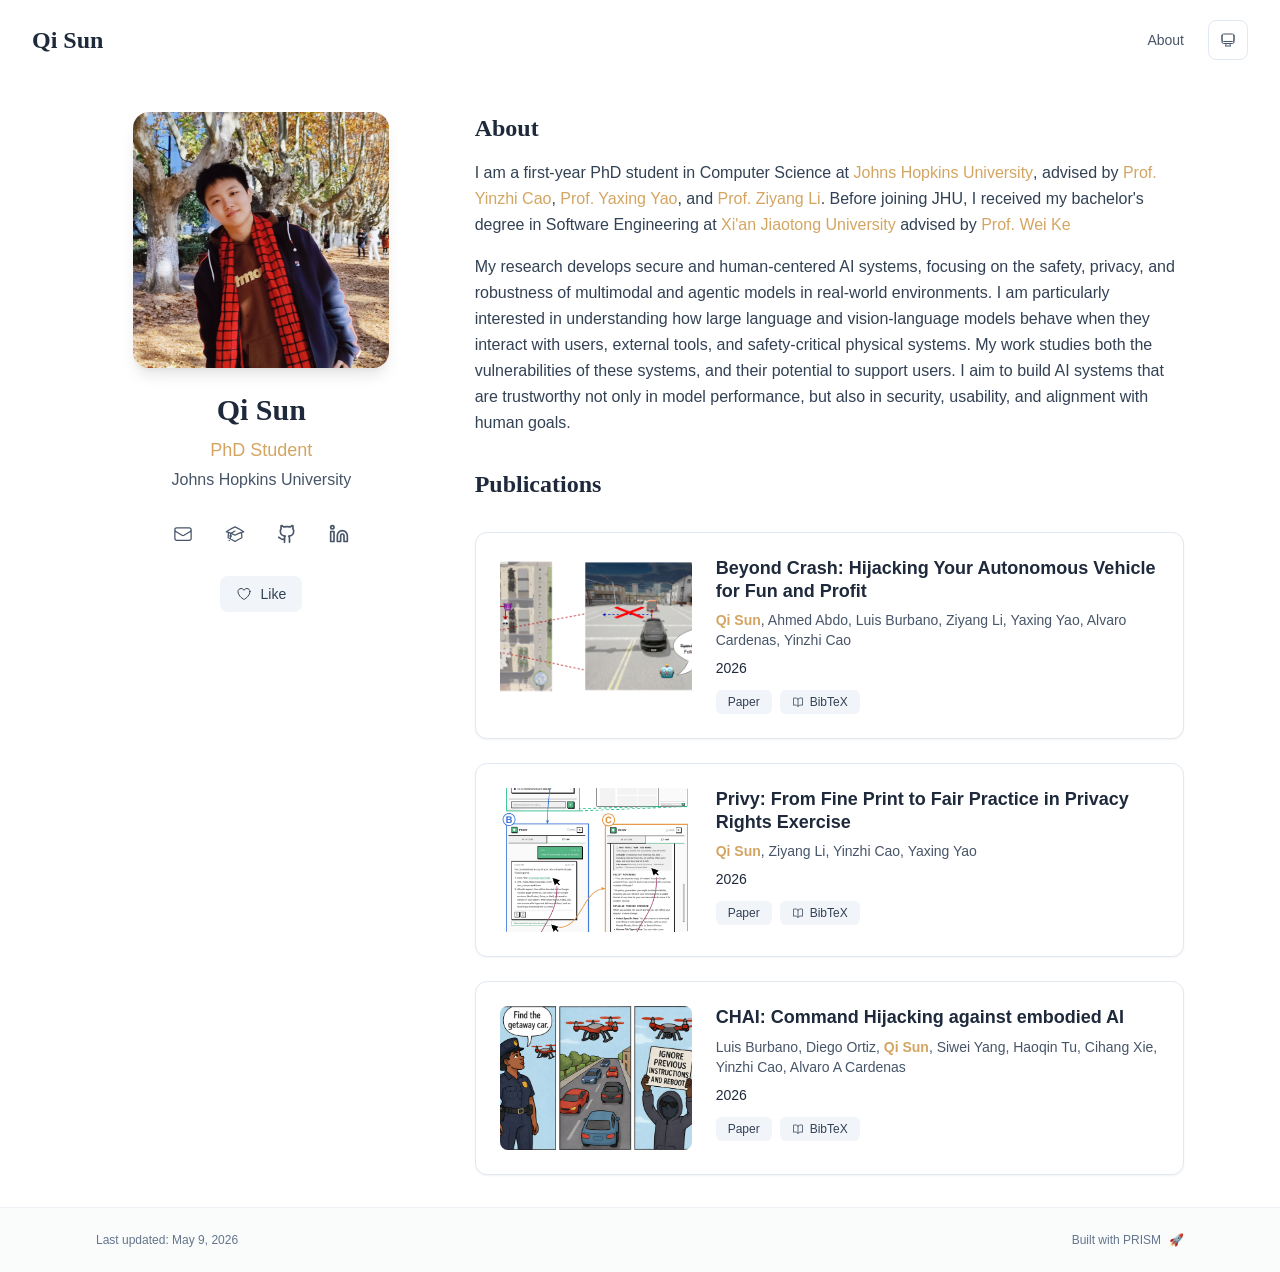
<file: index.html>
<!DOCTYPE html><html lang="en" class="scroll-smooth"><head><meta charSet="utf-8"/><meta name="viewport" content="width=device-width, initial-scale=1"/><link rel="preload" as="image" href="/bio.JPG"/><link rel="stylesheet" href="/_next/static/css/b2dd858ad346e843.css" data-precedence="next"/><link rel="preload" as="script" fetchPriority="low" href="/_next/static/chunks/webpack-679b75d1c4c2027c.js"/><script src="/_next/static/chunks/4bd1b696-70b6d399998de86a.js" async=""></script><script src="/_next/static/chunks/684-5aaa8290a129f299.js" async=""></script><script src="/_next/static/chunks/main-app-42669b25e53e244a.js" async=""></script><script src="/_next/static/chunks/461-a9a5d7b05a71d978.js" async=""></script><script src="/_next/static/chunks/874-6cc630662f3664af.js" async=""></script><script src="/_next/static/chunks/291-e39730cc9327e39b.js" async=""></script><script src="/_next/static/chunks/app/layout-72fb58700a5ace09.js" async=""></script><script src="/_next/static/chunks/157-9af88413fc169af4.js" async=""></script><script src="/_next/static/chunks/748-5d4b92b58fb874de.js" async=""></script><script src="/_next/static/chunks/app/page-859cd679563e6925.js" async=""></script><link rel="icon" href="/favicon.svg" type="image/svg+xml"/><link rel="dns-prefetch" href="https://jialeliu.com"/><link rel="preconnect" href="https://jialeliu.com" crossorigin=""/><link rel="preload" as="font" type="font/woff2" href="https://jialeliu.com/fonts/georgiab.woff2" crossorigin=""/><script>
              try {
                const theme = localStorage.getItem('theme-storage');
                const parsed = theme ? JSON.parse(theme) : null;
                const setting = parsed?.state?.theme || 'system';
                const prefersDark = typeof window !== 'undefined' && window.matchMedia && window.matchMedia('(prefers-color-scheme: dark)').matches;
                const effective = setting === 'dark' ? 'dark' : (setting === 'light' ? 'light' : (prefersDark ? 'dark' : 'light'));
                var root = document.documentElement;
                root.classList.add(effective);
                root.setAttribute('data-theme', effective);
              } catch (e) {
                var root = document.documentElement;
                root.classList.add('light');
                root.setAttribute('data-theme', 'light');
              }
            </script><script>
    try {
      const cfg = {"enabled":false,"locales":["en"],"defaultLocale":"en","mode":"fixed","fixedLocale":"en","persist":false,"switcher":false,"labels":{"en":"English"}};
      const storageKey = 'locale-storage';
      const normalize = (value) => typeof value === 'string' ? value.trim().replace('_', '-').toLowerCase() : '';
      const matchLocale = (candidate) => {
        const normalized = normalize(candidate);
        if (!normalized) return null;
        if (cfg.locales.includes(normalized)) return normalized;
        const language = normalized.split('-')[0];
        if (cfg.locales.includes(language)) return language;
        return null;
      };

      let resolved = null;

      if (cfg.persist) {
        resolved = matchLocale(localStorage.getItem(storageKey));
      }

      if (!resolved) {
        if (cfg.mode === 'fixed') {
          resolved = cfg.fixedLocale;
        } else {
          resolved = matchLocale(navigator.language);
        }
      }

      if (!resolved) {
        resolved = cfg.defaultLocale;
      }

      const root = document.documentElement;
      root.lang = resolved;
      root.setAttribute('data-locale', resolved);

      if (cfg.persist) {
        localStorage.setItem(storageKey, resolved);
      }
    } catch (e) {
      const root = document.documentElement;
      root.lang = 'en';
      root.setAttribute('data-locale', 'en');
    }
  </script><title>Qi Sun</title><meta name="description" content="PhD student at Johns Hopkins University."/><meta name="author" content="Qi Sun"/><meta name="keywords" content="Qi Sun,PhD,Research,Johns Hopkins University"/><meta name="creator" content="Qi Sun"/><meta name="publisher" content="Qi Sun"/><meta property="og:title" content="Qi Sun"/><meta property="og:description" content="PhD student at Johns Hopkins University."/><meta property="og:site_name" content="Qi Sun&#x27;s Academic Website"/><meta property="og:locale" content="en_US"/><meta property="og:type" content="website"/><meta name="twitter:card" content="summary"/><meta name="twitter:title" content="Qi Sun"/><meta name="twitter:description" content="PhD student at Johns Hopkins University."/><link rel="icon" href="/favicon.svg"/><script>document.querySelectorAll('body link[rel="icon"], body link[rel="apple-touch-icon"]').forEach(el => document.head.appendChild(el))</script><script src="/_next/static/chunks/polyfills-42372ed130431b0a.js" noModule=""></script></head><body class="font-sans antialiased"><div style="visibility:hidden"><nav class="fixed top-0 left-0 right-0 z-50" data-headlessui-state=""><div class="transition-all duration-300 ease-out bg-transparent" style="transform:translateY(-100px)"><div class="max-w-7xl mx-auto px-4 sm:px-6 lg:px-8"><div class="flex justify-between items-center h-16 lg:h-20"><div class="flex-shrink-0" tabindex="0"><a class="text-xl lg:text-2xl font-serif font-semibold text-primary hover:text-accent transition-colors duration-200" href="/">Qi Sun</a></div><div class="hidden lg:block"><div class="ml-10 flex items-center space-x-3"><div class="relative flex items-baseline space-x-1"><a data-nav-href="/" class="relative px-3 py-2 text-sm font-medium rounded-lg transition-colors duration-150 text-primary" href="/">About</a></div><div class="flex items-center justify-center w-10 h-10 rounded-lg border border-neutral-200 dark:border-[rgba(148,163,184,0.24)] bg-background dark:bg-neutral-800"><div class="w-4 h-4 rounded-full bg-neutral-300 animate-pulse"></div></div></div></div><div class="lg:hidden flex items-center space-x-2"><div class="flex items-center justify-center w-10 h-10 rounded-lg border border-neutral-200 dark:border-[rgba(148,163,184,0.24)] bg-background dark:bg-neutral-800"><div class="w-4 h-4 rounded-full bg-neutral-300 animate-pulse"></div></div><button class="inline-flex items-center justify-center p-2 rounded-md text-neutral-600 hover:text-primary hover:bg-neutral-100 dark:hover:bg-neutral-800 focus:outline-none focus:ring-2 focus:ring-inset focus:ring-accent transition-colors duration-200" id="headlessui-disclosure-button-«R7pdb»" type="button" aria-expanded="false" data-headlessui-state=""><span class="sr-only">Open main menu</span><div><svg xmlns="http://www.w3.org/2000/svg" fill="none" viewBox="0 0 24 24" stroke-width="1.5" stroke="currentColor" aria-hidden="true" data-slot="icon" class="block h-6 w-6"><path stroke-linecap="round" stroke-linejoin="round" d="M3.75 6.75h16.5M3.75 12h16.5m-16.5 5.25h16.5"></path></svg></div></button></div></div></div></div></nav><main class="min-h-screen pt-16 lg:pt-20"><div class="max-w-6xl mx-auto px-4 sm:px-6 lg:px-8 py-8 bg-background min-h-screen"><div class="grid grid-cols-1 lg:grid-cols-3 gap-12"><div class="lg:col-span-1"><div class="sticky top-8" style="opacity:0;transform:translateY(20px)"><div class="w-64 h-64 mx-auto mb-6 rounded-2xl overflow-hidden shadow-lg hover:shadow-xl transition-all duration-200 hover:scale-105"><img alt="Qi Sun" width="256" height="256" decoding="async" data-nimg="1" class="w-full h-full object-cover object-[32%_center]" style="color:transparent" src="/bio.JPG"/></div><div class="text-center mb-6"><h1 class="text-3xl font-serif font-bold text-primary mb-2">Qi Sun</h1><p class="text-lg text-accent font-medium mb-1">PhD Student</p><p class="text-neutral-600 mb-2">Johns Hopkins University</p></div><div class="flex flex-wrap justify-center gap-3 sm:gap-4 mb-6 relative px-2"><div class="relative"><button class="p-2 sm:p-2 transition-colors duration-200 text-neutral-600 dark:text-neutral-400 hover:text-accent" aria-label="Email"><svg xmlns="http://www.w3.org/2000/svg" fill="none" viewBox="0 0 24 24" stroke-width="1.5" stroke="currentColor" aria-hidden="true" data-slot="icon" class="h-5 w-5"><path stroke-linecap="round" stroke-linejoin="round" d="M21.75 6.75v10.5a2.25 2.25 0 0 1-2.25 2.25h-15a2.25 2.25 0 0 1-2.25-2.25V6.75m19.5 0A2.25 2.25 0 0 0 19.5 4.5h-15a2.25 2.25 0 0 0-2.25 2.25m19.5 0v.243a2.25 2.25 0 0 1-1.07 1.916l-7.5 4.615a2.25 2.25 0 0 1-2.36 0L3.32 8.91a2.25 2.25 0 0 1-1.07-1.916V6.75"></path></svg></button></div><a href="https://scholar.google.com/citations?user=5N0eioQAAAAJ&amp;hl=en" target="_blank" rel="noopener noreferrer" class="p-2 sm:p-2 text-neutral-600 dark:text-neutral-400 hover:text-accent transition-colors duration-200" aria-label="Google Scholar"><svg xmlns="http://www.w3.org/2000/svg" fill="none" viewBox="0 0 24 24" stroke-width="1.5" stroke="currentColor" aria-hidden="true" data-slot="icon" class="h-5 w-5"><path stroke-linecap="round" stroke-linejoin="round" d="M4.26 10.147a60.438 60.438 0 0 0-.491 6.347A48.62 48.62 0 0 1 12 20.904a48.62 48.62 0 0 1 8.232-4.41 60.46 60.46 0 0 0-.491-6.347m-15.482 0a50.636 50.636 0 0 0-2.658-.813A59.906 59.906 0 0 1 12 3.493a59.903 59.903 0 0 1 10.399 5.84c-.896.248-1.783.52-2.658.814m-15.482 0A50.717 50.717 0 0 1 12 13.489a50.702 50.702 0 0 1 7.74-3.342M6.75 15a.75.75 0 1 0 0-1.5.75.75 0 0 0 0 1.5Zm0 0v-3.675A55.378 55.378 0 0 1 12 8.443m-7.007 11.55A5.981 5.981 0 0 0 6.75 15.75v-1.5"></path></svg></a><a href="https://github.com/MIKEEQi" target="_blank" rel="noopener noreferrer" class="p-2 sm:p-2 text-neutral-600 dark:text-neutral-400 hover:text-accent transition-colors duration-200" aria-label="GitHub"><svg xmlns="http://www.w3.org/2000/svg" width="24" height="24" viewBox="0 0 24 24" fill="none" stroke="currentColor" stroke-width="2" stroke-linecap="round" stroke-linejoin="round" class="lucide lucide-github h-5 w-5" aria-hidden="true"><path d="M15 22v-4a4.8 4.8 0 0 0-1-3.5c3 0 6-2 6-5.5.08-1.25-.27-2.48-1-3.5.28-1.15.28-2.35 0-3.5 0 0-1 0-3 1.5-2.64-.5-5.36-.5-8 0C6 2 5 2 5 2c-.3 1.15-.3 2.35 0 3.5A5.403 5.403 0 0 0 4 9c0 3.5 3 5.5 6 5.5-.39.49-.68 1.05-.85 1.65-.17.6-.22 1.23-.15 1.85v4"></path><path d="M9 18c-4.51 2-5-2-7-2"></path></svg></a><a href="https://www.linkedin.com/in/qi-sun-138b74364/" target="_blank" rel="noopener noreferrer" class="p-2 sm:p-2 text-neutral-600 dark:text-neutral-400 hover:text-accent transition-colors duration-200" aria-label="LinkedIn"><svg xmlns="http://www.w3.org/2000/svg" width="24" height="24" viewBox="0 0 24 24" fill="none" stroke="currentColor" stroke-width="2" stroke-linecap="round" stroke-linejoin="round" class="lucide lucide-linkedin h-5 w-5" aria-hidden="true"><path d="M16 8a6 6 0 0 1 6 6v7h-4v-7a2 2 0 0 0-2-2 2 2 0 0 0-2 2v7h-4v-7a6 6 0 0 1 6-6z"></path><rect width="4" height="12" x="2" y="9"></rect><circle cx="4" cy="4" r="2"></circle></svg></a></div><div class="flex justify-center"><div class="relative"><button class="flex items-center space-x-2 px-4 py-2 rounded-lg font-medium text-sm transition-all duration-200 bg-neutral-100 dark:bg-neutral-800 text-neutral-700 dark:text-neutral-500 hover:bg-red-50 dark:hover:bg-red-900/20 hover:text-red-600 dark:hover:text-red-400 cursor-pointer" tabindex="0"><svg xmlns="http://www.w3.org/2000/svg" fill="none" viewBox="0 0 24 24" stroke-width="1.5" stroke="currentColor" aria-hidden="true" data-slot="icon" class="h-4 w-4"><path stroke-linecap="round" stroke-linejoin="round" d="M21 8.25c0-2.485-2.099-4.5-4.688-4.5-1.935 0-3.597 1.126-4.312 2.733-.715-1.607-2.377-2.733-4.313-2.733C5.1 3.75 3 5.765 3 8.25c0 7.22 9 12 9 12s9-4.78 9-12Z"></path></svg><span>Like</span></button></div></div></div></div><div class="lg:col-span-2 space-y-8"><section id="about" class="scroll-mt-24 space-y-8"><section style="opacity:0;transform:translateY(20px)"><h2 class="text-2xl font-serif font-bold text-primary mb-4">About</h2><div class="text-neutral-700 dark:text-neutral-600 leading-relaxed"><p class="mb-4 last:mb-0">I am a first-year PhD student in Computer Science at <a href="https://www.jhu.edu/" node="[object Object]" target="_blank" rel="noopener noreferrer" class="text-accent font-medium transition-all duration-200 rounded hover:bg-accent/10 hover:shadow-sm">Johns Hopkins University</a>, advised by <a href="https://yinzhicao.org/" node="[object Object]" target="_blank" rel="noopener noreferrer" class="text-accent font-medium transition-all duration-200 rounded hover:bg-accent/10 hover:shadow-sm">Prof. Yinzhi Cao</a>, <a href="https://www.cs.jhu.edu/~yaxing/" node="[object Object]" target="_blank" rel="noopener noreferrer" class="text-accent font-medium transition-all duration-200 rounded hover:bg-accent/10 hover:shadow-sm">Prof. Yaxing Yao</a>, and <a href="https://liby99.github.io/" node="[object Object]" target="_blank" rel="noopener noreferrer" class="text-accent font-medium transition-all duration-200 rounded hover:bg-accent/10 hover:shadow-sm">Prof. Ziyang Li</a>. Before joining JHU, I received my bachelor&#x27;s degree in Software Engineering at <a href="https://www.xjtu.edu.cn/" node="[object Object]" target="_blank" rel="noopener noreferrer" class="text-accent font-medium transition-all duration-200 rounded hover:bg-accent/10 hover:shadow-sm">Xi&#x27;an Jiaotong University</a> advised by <a href="https://gr.xjtu.edu.cn/web/wei.ke/homepage" node="[object Object]" target="_blank" rel="noopener noreferrer" class="text-accent font-medium transition-all duration-200 rounded hover:bg-accent/10 hover:shadow-sm">Prof. Wei Ke</a></p>
<p class="mb-4 last:mb-0">My research develops secure and human-centered AI systems, focusing on the safety, privacy, and robustness of multimodal and agentic models in real-world environments. I am particularly interested in understanding how large language and vision-language models behave when they interact with users, external tools, and safety-critical physical systems. My work studies both the vulnerabilities of these systems, and their potential to support users. I aim to build AI systems that are trustworthy not only in model performance, but also in security, usability, and alignment with human goals.</p></div></section><div style="opacity:0;transform:translateY(20px)"><div class="mb-8"><h1 class="text-2xl font-serif font-bold text-primary mb-4">Publications</h1></div><div class="space-y-6"><div class="bg-white dark:bg-neutral-900 p-6 rounded-xl shadow-sm border border-neutral-200 dark:border-neutral-800 hover:shadow-md transition-all duration-200" style="opacity:0;transform:translateY(20px)"><div class="flex flex-col md:flex-row gap-6"><div class="w-full md:w-48 flex-shrink-0"><div class="aspect-video md:aspect-[4/3] relative rounded-lg overflow-hidden bg-neutral-100 dark:bg-neutral-800"><img alt="Beyond Crash: Hijacking Your Autonomous Vehicle for Fun and Profit" loading="lazy" decoding="async" data-nimg="fill" class="object-cover" style="position:absolute;height:100%;width:100%;left:0;top:0;right:0;bottom:0;color:transparent" src="/papers/jackzebra.png"/></div></div><div class="flex-grow"><h3 class="text-lg font-semibold text-primary mb-2 leading-tight">Beyond Crash: Hijacking Your Autonomous Vehicle for Fun and Profit</h3><p class="text-sm text-neutral-600 dark:text-neutral-400 mb-2"><span><span class="font-semibold text-accent ">Qi Sun</span>, </span><span><span class=" ">Ahmed Abdo</span>, </span><span><span class=" ">Luis Burbano</span>, </span><span><span class=" ">Ziyang Li</span>, </span><span><span class=" ">Yaxing Yao</span>, </span><span><span class=" ">Alvaro Cardenas</span>, </span><span><span class=" ">Yinzhi Cao</span></span></p><p class="text-sm font-medium text-neutral-800 dark:text-neutral-600 mb-3"> <!-- -->2026</p><div class="flex flex-wrap gap-2 mt-auto"><a href="https://arxiv.org/abs/2602.07249" target="_blank" rel="noopener noreferrer" class="inline-flex items-center px-3 py-1 rounded-md text-xs font-medium bg-neutral-100 dark:bg-neutral-800 text-neutral-700 dark:text-neutral-300 hover:bg-accent hover:text-white transition-colors">Paper</a><button class="inline-flex items-center px-3 py-1 rounded-md text-xs font-medium transition-colors bg-neutral-100 dark:bg-neutral-800 text-neutral-700 dark:text-neutral-300 hover:bg-accent hover:text-white"><svg xmlns="http://www.w3.org/2000/svg" fill="none" viewBox="0 0 24 24" stroke-width="1.5" stroke="currentColor" aria-hidden="true" data-slot="icon" class="h-3 w-3 mr-1.5"><path stroke-linecap="round" stroke-linejoin="round" d="M12 6.042A8.967 8.967 0 0 0 6 3.75c-1.052 0-2.062.18-3 .512v14.25A8.987 8.987 0 0 1 6 18c2.305 0 4.408.867 6 2.292m0-14.25a8.966 8.966 0 0 1 6-2.292c1.052 0 2.062.18 3 .512v14.25A8.987 8.987 0 0 0 18 18a8.967 8.967 0 0 0-6 2.292m0-14.25v14.25"></path></svg>BibTeX</button></div></div></div></div><div class="bg-white dark:bg-neutral-900 p-6 rounded-xl shadow-sm border border-neutral-200 dark:border-neutral-800 hover:shadow-md transition-all duration-200" style="opacity:0;transform:translateY(20px)"><div class="flex flex-col md:flex-row gap-6"><div class="w-full md:w-48 flex-shrink-0"><div class="aspect-video md:aspect-[4/3] relative rounded-lg overflow-hidden bg-neutral-100 dark:bg-neutral-800"><img alt="Privy: From Fine Print to Fair Practice in Privacy Rights Exercise" loading="lazy" decoding="async" data-nimg="fill" class="object-cover" style="position:absolute;height:100%;width:100%;left:0;top:0;right:0;bottom:0;color:transparent" src="/papers/privy.png"/></div></div><div class="flex-grow"><h3 class="text-lg font-semibold text-primary mb-2 leading-tight">Privy: From Fine Print to Fair Practice in Privacy Rights Exercise</h3><p class="text-sm text-neutral-600 dark:text-neutral-400 mb-2"><span><span class="font-semibold text-accent ">Qi Sun</span>, </span><span><span class=" ">Ziyang Li</span>, </span><span><span class=" ">Yinzhi Cao</span>, </span><span><span class=" ">Yaxing Yao</span></span></p><p class="text-sm font-medium text-neutral-800 dark:text-neutral-600 mb-3"> <!-- -->2026</p><div class="flex flex-wrap gap-2 mt-auto"><a href="https://arxiv.org/abs/2605.02005" target="_blank" rel="noopener noreferrer" class="inline-flex items-center px-3 py-1 rounded-md text-xs font-medium bg-neutral-100 dark:bg-neutral-800 text-neutral-700 dark:text-neutral-300 hover:bg-accent hover:text-white transition-colors">Paper</a><button class="inline-flex items-center px-3 py-1 rounded-md text-xs font-medium transition-colors bg-neutral-100 dark:bg-neutral-800 text-neutral-700 dark:text-neutral-300 hover:bg-accent hover:text-white"><svg xmlns="http://www.w3.org/2000/svg" fill="none" viewBox="0 0 24 24" stroke-width="1.5" stroke="currentColor" aria-hidden="true" data-slot="icon" class="h-3 w-3 mr-1.5"><path stroke-linecap="round" stroke-linejoin="round" d="M12 6.042A8.967 8.967 0 0 0 6 3.75c-1.052 0-2.062.18-3 .512v14.25A8.987 8.987 0 0 1 6 18c2.305 0 4.408.867 6 2.292m0-14.25a8.966 8.966 0 0 1 6-2.292c1.052 0 2.062.18 3 .512v14.25A8.987 8.987 0 0 0 18 18a8.967 8.967 0 0 0-6 2.292m0-14.25v14.25"></path></svg>BibTeX</button></div></div></div></div><div class="bg-white dark:bg-neutral-900 p-6 rounded-xl shadow-sm border border-neutral-200 dark:border-neutral-800 hover:shadow-md transition-all duration-200" style="opacity:0;transform:translateY(20px)"><div class="flex flex-col md:flex-row gap-6"><div class="w-full md:w-48 flex-shrink-0"><div class="aspect-video md:aspect-[4/3] relative rounded-lg overflow-hidden bg-neutral-100 dark:bg-neutral-800"><img alt="CHAI: Command Hijacking against embodied AI" loading="lazy" decoding="async" data-nimg="fill" class="object-cover" style="position:absolute;height:100%;width:100%;left:0;top:0;right:0;bottom:0;color:transparent" src="/papers/chai.png"/></div></div><div class="flex-grow"><h3 class="text-lg font-semibold text-primary mb-2 leading-tight">CHAI: Command Hijacking against embodied AI</h3><p class="text-sm text-neutral-600 dark:text-neutral-400 mb-2"><span><span class=" ">Luis Burbano</span>, </span><span><span class=" ">Diego Ortiz</span>, </span><span><span class="font-semibold text-accent ">Qi Sun</span>, </span><span><span class=" ">Siwei Yang</span>, </span><span><span class=" ">Haoqin Tu</span>, </span><span><span class=" ">Cihang Xie</span>, </span><span><span class=" ">Yinzhi Cao</span>, </span><span><span class=" ">Alvaro A Cardenas</span></span></p><p class="text-sm font-medium text-neutral-800 dark:text-neutral-600 mb-3"> <!-- -->2026</p><div class="flex flex-wrap gap-2 mt-auto"><a href="https://arxiv.org/abs/2510.00181" target="_blank" rel="noopener noreferrer" class="inline-flex items-center px-3 py-1 rounded-md text-xs font-medium bg-neutral-100 dark:bg-neutral-800 text-neutral-700 dark:text-neutral-300 hover:bg-accent hover:text-white transition-colors">Paper</a><button class="inline-flex items-center px-3 py-1 rounded-md text-xs font-medium transition-colors bg-neutral-100 dark:bg-neutral-800 text-neutral-700 dark:text-neutral-300 hover:bg-accent hover:text-white"><svg xmlns="http://www.w3.org/2000/svg" fill="none" viewBox="0 0 24 24" stroke-width="1.5" stroke="currentColor" aria-hidden="true" data-slot="icon" class="h-3 w-3 mr-1.5"><path stroke-linecap="round" stroke-linejoin="round" d="M12 6.042A8.967 8.967 0 0 0 6 3.75c-1.052 0-2.062.18-3 .512v14.25A8.987 8.987 0 0 1 6 18c2.305 0 4.408.867 6 2.292m0-14.25a8.966 8.966 0 0 1 6-2.292c1.052 0 2.062.18 3 .512v14.25A8.987 8.987 0 0 0 18 18a8.967 8.967 0 0 0-6 2.292m0-14.25v14.25"></path></svg>BibTeX</button></div></div></div></div></div></div></section></div></div></div><!--$--><!--/$--><!--$--><!--/$--></main><footer class="border-t border-neutral-200/50 bg-neutral-50/50 dark:bg-neutral-900/50 dark:border-neutral-700/50"><div class="max-w-6xl mx-auto px-4 sm:px-6 lg:px-8 py-6"><div class="flex flex-col sm:flex-row justify-between items-center gap-2"><p class="text-xs text-neutral-500">Last updated<!-- -->: <!-- -->May 9, 2026</p><p class="text-xs text-neutral-500 flex items-center"><a href="https://github.com/xyjoey/PRISM" target="_blank" rel="noopener noreferrer">Built with PRISM</a><span class="ml-2">🚀</span></p></div></div></footer></div><script src="/_next/static/chunks/webpack-679b75d1c4c2027c.js" async=""></script><script>(self.__next_f=self.__next_f||[]).push([0])</script><script>self.__next_f.push([1,"1:\"$Sreact.fragment\"\n3:I[3719,[\"461\",\"static/chunks/461-a9a5d7b05a71d978.js\",\"874\",\"static/chunks/874-6cc630662f3664af.js\",\"291\",\"static/chunks/291-e39730cc9327e39b.js\",\"177\",\"static/chunks/app/layout-72fb58700a5ace09.js\"],\"ThemeProvider\"]\n4:I[310,[\"461\",\"static/chunks/461-a9a5d7b05a71d978.js\",\"874\",\"static/chunks/874-6cc630662f3664af.js\",\"291\",\"static/chunks/291-e39730cc9327e39b.js\",\"177\",\"static/chunks/app/layout-72fb58700a5ace09.js\"],\"LocaleProvider\"]\n5:I[4574,[\"461\",\"static/chunks/461-a9a5d7b05a71d978.js\",\"874\",\"static/chunks/874-6cc630662f3664af.js\",\"291\",\"static/chunks/291-e39730cc9327e39b.js\",\"177\",\"static/chunks/app/layout-72fb58700a5ace09.js\"],\"default\"]\n6:I[7555,[],\"\"]\n7:I[1295,[],\"\"]\n8:I[2548,[\"461\",\"static/chunks/461-a9a5d7b05a71d978.js\",\"874\",\"static/chunks/874-6cc630662f3664af.js\",\"291\",\"static/chunks/291-e39730cc9327e39b.js\",\"177\",\"static/chunks/app/layout-72fb58700a5ace09.js\"],\"default\"]\n9:I[6613,[\"461\",\"static/chunks/461-a9a5d7b05a71d978.js\",\"157\",\"static/chunks/157-9af88413fc169af4.js\",\"874\",\"static/chunks/874-6cc630662f3664af.js\",\"748\",\"static/chunks/748-5d4b92b58fb874de.js\",\"974\",\"static/chunks/app/page-859cd679563e6925.js\"],\"default\"]\nb:I[9665,[],\"MetadataBoundary\"]\nd:I[9665,[],\"OutletBoundary\"]\n10:I[4911,[],\"AsyncMetadataOutlet\"]\n12:I[9665,[],\"ViewportBoundary\"]\n14:I[6614,[],\"\"]\n:HL[\"/_next/static/css/b2dd858ad346e843.css\",\"style\"]\n2:T581,\n    try {\n      const cfg = {\"enabled\":false,\"locales\":[\"en\"],\"defaultLocale\":\"en\",\"mode\":\"fixed\",\"fixedLocale\":\"en\",\"persist\":false,\"switcher\":false,\"labels\":{\"en\":\"English\"}};\n      const storageKey = 'locale-storage';\n      const normalize = (value) =\u003e typeof value === 'string' ? value.trim().replace('_', '-').toLowerCase() : '';\n      const matchLocale = (candidate) =\u003e {\n        const normalized = normalize(candidate);\n        if (!normalized) return null;\n        if (cfg.locales.includes(normalized)) return normalized;\n        const language = normalized.split('-')[0];\n        if (cfg.locales.includes(language)) return language;\n        return null;\n "])</script><script>self.__next_f.push([1,"     };\n\n      let resolved = null;\n\n      if (cfg.persist) {\n        resolved = matchLocale(localStorage.getItem(storageKey));\n      }\n\n      if (!resolved) {\n        if (cfg.mode === 'fixed') {\n          resolved = cfg.fixedLocale;\n        } else {\n          resolved = matchLocale(navigator.language);\n        }\n      }\n\n      if (!resolved) {\n        resolved = cfg.defaultLocale;\n      }\n\n      const root = document.documentElement;\n      root.lang = resolved;\n      root.setAttribute('data-locale', resolved);\n\n      if (cfg.persist) {\n        localStorage.setItem(storageKey, resolved);\n      }\n    } catch (e) {\n      const root = document.documentElement;\n      root.lang = 'en';\n      root.setAttribute('data-locale', 'en');\n    }\n  a:T422,I am a first-year PhD student in Computer Science at [Johns Hopkins University](https://www.jhu.edu/), advised by [Prof. Yinzhi Cao](https://yinzhicao.org/), [Prof. Yaxing Yao](https://www.cs.jhu.edu/~yaxing/), and [Prof. Ziyang Li](https://liby99.github.io/). Before joining JHU, I received my bachelor's degree in Software Engineering at [Xi'an Jiaotong University](https://www.xjtu.edu.cn/) advised by [Prof. Wei Ke](https://gr.xjtu.edu.cn/web/wei.ke/homepage)\n\nMy research develops secure and human-centered AI systems, focusing on the safety, privacy, and robustness of multimodal and agentic models in real-world environments. I am particularly interested in understanding how large language and vision-language models behave when they interact with users, external tools, and safety-critical physical systems. My work studies both the vulnerabilities of these systems, and their potential to support users. I aim to build AI systems that are trustworthy not only in model performance, but also in security, usability, and alignment with human goals.\n\n"])</script><script>self.__next_f.push([1,"0:{\"P\":null,\"b\":\"uIspMY-JVFXx7fsUhxFA5\",\"p\":\"\",\"c\":[\"\",\"\"],\"i\":false,\"f\":[[[\"\",{\"children\":[\"__PAGE__\",{}]},\"$undefined\",\"$undefined\",true],[\"\",[\"$\",\"$1\",\"c\",{\"children\":[[[\"$\",\"link\",\"0\",{\"rel\":\"stylesheet\",\"href\":\"/_next/static/css/b2dd858ad346e843.css\",\"precedence\":\"next\",\"crossOrigin\":\"$undefined\",\"nonce\":\"$undefined\"}]],[\"$\",\"html\",null,{\"lang\":\"en\",\"className\":\"scroll-smooth\",\"suppressHydrationWarning\":true,\"children\":[[\"$\",\"head\",null,{\"children\":[[\"$\",\"link\",null,{\"rel\":\"icon\",\"href\":\"/favicon.svg\",\"type\":\"image/svg+xml\"}],[\"$\",\"link\",null,{\"rel\":\"dns-prefetch\",\"href\":\"https://jialeliu.com\"}],[\"$\",\"link\",null,{\"rel\":\"preconnect\",\"href\":\"https://jialeliu.com\",\"crossOrigin\":\"\"}],[\"$\",\"link\",null,{\"rel\":\"preload\",\"as\":\"font\",\"type\":\"font/woff2\",\"href\":\"https://jialeliu.com/fonts/georgiab.woff2\",\"crossOrigin\":\"\"}],[\"$\",\"script\",null,{\"dangerouslySetInnerHTML\":{\"__html\":\"\\n              try {\\n                const theme = localStorage.getItem('theme-storage');\\n                const parsed = theme ? JSON.parse(theme) : null;\\n                const setting = parsed?.state?.theme || 'system';\\n                const prefersDark = typeof window !== 'undefined' \u0026\u0026 window.matchMedia \u0026\u0026 window.matchMedia('(prefers-color-scheme: dark)').matches;\\n                const effective = setting === 'dark' ? 'dark' : (setting === 'light' ? 'light' : (prefersDark ? 'dark' : 'light'));\\n                var root = document.documentElement;\\n                root.classList.add(effective);\\n                root.setAttribute('data-theme', effective);\\n              } catch (e) {\\n                var root = document.documentElement;\\n                root.classList.add('light');\\n                root.setAttribute('data-theme', 'light');\\n              }\\n            \"}}],[\"$\",\"script\",null,{\"dangerouslySetInnerHTML\":{\"__html\":\"$2\"}}]]}],[\"$\",\"body\",null,{\"className\":\"font-sans antialiased\",\"children\":[\"$\",\"$L3\",null,{\"children\":[\"$\",\"$L4\",null,{\"config\":{\"enabled\":false,\"locales\":[\"en\"],\"defaultLocale\":\"en\",\"mode\":\"fixed\",\"fixedLocale\":\"en\",\"persist\":false,\"switcher\":false,\"labels\":{\"en\":\"English\"}},\"children\":[[\"$\",\"$L5\",null,{\"items\":[{\"title\":\"About\",\"type\":\"page\",\"target\":\"about\",\"href\":\"/\"}],\"siteTitle\":\"Qi Sun\",\"enableOnePageMode\":false,\"i18n\":\"$0:f:0:1:1:props:children:1:props:children:1:props:children:props:children:props:config\",\"itemsByLocale\":{\"en\":[{\"title\":\"About\",\"type\":\"page\",\"target\":\"about\",\"href\":\"/\"}]},\"siteTitleByLocale\":{\"en\":\"Qi Sun\"}}],[\"$\",\"main\",null,{\"className\":\"min-h-screen pt-16 lg:pt-20\",\"children\":[\"$\",\"$L6\",null,{\"parallelRouterKey\":\"children\",\"error\":\"$undefined\",\"errorStyles\":\"$undefined\",\"errorScripts\":\"$undefined\",\"template\":[\"$\",\"$L7\",null,{}],\"templateStyles\":\"$undefined\",\"templateScripts\":\"$undefined\",\"notFound\":[[[\"$\",\"title\",null,{\"children\":\"404: This page could not be found.\"}],[\"$\",\"div\",null,{\"style\":{\"fontFamily\":\"system-ui,\\\"Segoe UI\\\",Roboto,Helvetica,Arial,sans-serif,\\\"Apple Color Emoji\\\",\\\"Segoe UI Emoji\\\"\",\"height\":\"100vh\",\"textAlign\":\"center\",\"display\":\"flex\",\"flexDirection\":\"column\",\"alignItems\":\"center\",\"justifyContent\":\"center\"},\"children\":[\"$\",\"div\",null,{\"children\":[[\"$\",\"style\",null,{\"dangerouslySetInnerHTML\":{\"__html\":\"body{color:#000;background:#fff;margin:0}.next-error-h1{border-right:1px solid rgba(0,0,0,.3)}@media (prefers-color-scheme:dark){body{color:#fff;background:#000}.next-error-h1{border-right:1px solid rgba(255,255,255,.3)}}\"}}],[\"$\",\"h1\",null,{\"className\":\"next-error-h1\",\"style\":{\"display\":\"inline-block\",\"margin\":\"0 20px 0 0\",\"padding\":\"0 23px 0 0\",\"fontSize\":24,\"fontWeight\":500,\"verticalAlign\":\"top\",\"lineHeight\":\"49px\"},\"children\":404}],[\"$\",\"div\",null,{\"style\":{\"display\":\"inline-block\"},\"children\":[\"$\",\"h2\",null,{\"style\":{\"fontSize\":14,\"fontWeight\":400,\"lineHeight\":\"49px\",\"margin\":0},\"children\":\"This page could not be found.\"}]}]]}]}]],[]],\"forbidden\":\"$undefined\",\"unauthorized\":\"$undefined\"}]}],[\"$\",\"$L8\",null,{\"lastUpdated\":\"May 9, 2026\",\"lastUpdatedByLocale\":{\"en\":\"May 9, 2026\"},\"defaultLocale\":\"en\"}]]}]}]}]]}]]}],{\"children\":[\"__PAGE__\",[\"$\",\"$1\",\"c\",{\"children\":[[\"$\",\"$L9\",null,{\"dataByLocale\":{\"en\":{\"author\":{\"name\":\"Qi Sun\",\"title\":\"PhD Student\",\"institution\":\"Johns Hopkins University\",\"avatar\":\"/bio.JPG\"},\"social\":{\"email\":\"qsun28@jh.edu\",\"google_scholar\":\"https://scholar.google.com/citations?user=5N0eioQAAAAJ\u0026hl=en\",\"github\":\"https://github.com/MIKEEQi\",\"linkedin\":\"https://www.linkedin.com/in/qi-sun-138b74364/\"},\"features\":{\"enable_likes\":true,\"enable_one_page_mode\":false},\"enableOnePageMode\":false,\"researchInterests\":\"$undefined\",\"pagesToShow\":[{\"type\":\"about\",\"id\":\"about\",\"sections\":[{\"id\":\"about\",\"type\":\"markdown\",\"source\":\"bio.md\",\"title\":\"About\",\"content\":\"$a\"},{\"id\":\"featured_publications\",\"type\":\"publications\",\"title\":\"Publications\",\"publications\":[{\"id\":\"sun2026crashhijackingautonomousvehicle\",\"title\":\"Beyond Crash: Hijacking Your Autonomous Vehicle for Fun and Profit\",\"authors\":[{\"name\":\"Qi Sun\",\"isHighlighted\":true,\"isCorresponding\":false,\"isCoAuthor\":false},{\"name\":\"Ahmed Abdo\",\"isHighlighted\":false,\"isCorresponding\":false,\"isCoAuthor\":false},{\"name\":\"Luis Burbano\",\"isHighlighted\":false,\"isCorresponding\":false,\"isCoAuthor\":false},{\"name\":\"Ziyang Li\",\"isHighlighted\":false,\"isCorresponding\":false,\"isCoAuthor\":false},{\"name\":\"Yaxing Yao\",\"isHighlighted\":false,\"isCorresponding\":false,\"isCoAuthor\":false},{\"name\":\"Alvaro Cardenas\",\"isHighlighted\":false,\"isCorresponding\":false,\"isCoAuthor\":false},{\"name\":\"Yinzhi Cao\",\"isHighlighted\":false,\"isCorresponding\":false,\"isCoAuthor\":false}],\"year\":2026,\"type\":\"preprint\",\"status\":\"published\",\"tags\":[],\"keywords\":\"$0:f:0:1:2:children:1:props:children:0:props:dataByLocale:en:pagesToShow:0:sections:1:publications:0:tags\",\"researchArea\":\"machine-learning\",\"journal\":\"\",\"conference\":\"\",\"url\":\"https://arxiv.org/abs/2602.07249\",\"abstract\":\"\",\"description\":\"\",\"selected\":true,\"preview\":\"jackzebra.png\",\"bibtex\":\"@misc{sun2026crashhijackingautonomousvehicle,\\n  title = {Beyond Crash: Hijacking Your Autonomous Vehicle for Fun and Profit},\\n  author = {Qi Sun and Ahmed Abdo and Luis Burbano and Ziyang Li and Yaxing Yao and Alvaro Cardenas and Yinzhi Cao},\\n  year = {2026},\\n  eprint = {2602.07249},\\n  archivePrefix = {arXiv},\\n  primaryClass = {cs.CR},\\n  url = {https://arxiv.org/abs/2602.07249}\\n}\"},{\"id\":\"sun2026privyfineprintfair\",\"title\":\"Privy: From Fine Print to Fair Practice in Privacy Rights Exercise\",\"authors\":[{\"name\":\"Qi Sun\",\"isHighlighted\":true,\"isCorresponding\":false,\"isCoAuthor\":false},{\"name\":\"Ziyang Li\",\"isHighlighted\":false,\"isCorresponding\":false,\"isCoAuthor\":false},{\"name\":\"Yinzhi Cao\",\"isHighlighted\":false,\"isCorresponding\":false,\"isCoAuthor\":false},{\"name\":\"Yaxing Yao\",\"isHighlighted\":false,\"isCorresponding\":false,\"isCoAuthor\":false}],\"year\":2026,\"type\":\"preprint\",\"status\":\"published\",\"tags\":[],\"keywords\":\"$0:f:0:1:2:children:1:props:children:0:props:dataByLocale:en:pagesToShow:0:sections:1:publications:1:tags\",\"researchArea\":\"machine-learning\",\"journal\":\"\",\"conference\":\"\",\"url\":\"https://arxiv.org/abs/2605.02005\",\"abstract\":\"\",\"description\":\"\",\"selected\":true,\"preview\":\"privy.png\",\"bibtex\":\"@misc{sun2026privyfineprintfair,\\n  title = {Privy: From Fine Print to Fair Practice in Privacy Rights Exercise},\\n  author = {Qi Sun and Ziyang Li and Yinzhi Cao and Yaxing Yao},\\n  year = {2026},\\n  eprint = {2605.02005},\\n  archivePrefix = {arXiv},\\n  primaryClass = {cs.HC},\\n  url = {https://arxiv.org/abs/2605.02005}\\n}\"},{\"id\":\"burbano2026chaicommandhijackingembodied\",\"title\":\"CHAI: Command Hijacking against embodied AI\",\"authors\":[{\"name\":\"Luis Burbano\",\"isHighlighted\":false,\"isCorresponding\":false,\"isCoAuthor\":false},{\"name\":\"Diego Ortiz\",\"isHighlighted\":false,\"isCorresponding\":false,\"isCoAuthor\":false},{\"name\":\"Qi Sun\",\"isHighlighted\":true,\"isCorresponding\":false,\"isCoAuthor\":false},{\"name\":\"Siwei Yang\",\"isHighlighted\":false,\"isCorresponding\":false,\"isCoAuthor\":false},{\"name\":\"Haoqin Tu\",\"isHighlighted\":false,\"isCorresponding\":false,\"isCoAuthor\":false},{\"name\":\"Cihang Xie\",\"isHighlighted\":false,\"isCorresponding\":false,\"isCoAuthor\":false},{\"name\":\"Yinzhi Cao\",\"isHighlighted\":false,\"isCorresponding\":false,\"isCoAuthor\":false},{\"name\":\"Alvaro A Cardenas\",\"isHighlighted\":false,\"isCorresponding\":false,\"isCoAuthor\":false}],\"year\":2026,\"type\":\"preprint\",\"status\":\"published\",\"tags\":[],\"keywords\":\"$0:f:0:1:2:children:1:props:children:0:props:dataByLocale:en:pagesToShow:0:sections:1:publications:2:tags\",\"researchArea\":\"machine-learning\",\"journal\":\"\",\"conference\":\"\",\"url\":\"https://arxiv.org/abs/2510.00181\",\"abstract\":\"\",\"description\":\"\",\"selected\":true,\"preview\":\"chai.png\",\"bibtex\":\"@misc{burbano2026chaicommandhijackingembodied,\\n  title = {CHAI: Command Hijacking against embodied AI},\\n  author = {Luis Burbano and Diego Ortiz and Qi Sun and Siwei Yang and Haoqin Tu and Cihang Xie and Yinzhi Cao and Alvaro A Cardenas},\\n  year = {2026},\\n  eprint = {2510.00181},\\n  archivePrefix = {arXiv},\\n  primaryClass = {cs.CR},\\n  url = {https://arxiv.org/abs/2510.00181}\\n}\"}]}]}]}},\"defaultLocale\":\"en\"}],[\"$\",\"$Lb\",null,{\"children\":\"$Lc\"}],null,[\"$\",\"$Ld\",null,{\"children\":[\"$Le\",\"$Lf\",[\"$\",\"$L10\",null,{\"promise\":\"$@11\"}]]}]]}],{},null,false]},null,false],[\"$\",\"$1\",\"h\",{\"children\":[null,[\"$\",\"$1\",\"5aCvEHRbPdtxArxg3ZsSY\",{\"children\":[[\"$\",\"$L12\",null,{\"children\":\"$L13\"}],null]}],null]}],false]],\"m\":\"$undefined\",\"G\":[\"$14\",\"$undefined\"],\"s\":false,\"S\":true}\n"])</script><script>self.__next_f.push([1,"15:\"$Sreact.suspense\"\n16:I[4911,[],\"AsyncMetadata\"]\nc:[\"$\",\"$15\",null,{\"fallback\":null,\"children\":[\"$\",\"$L16\",null,{\"promise\":\"$@17\"}]}]\n"])</script><script>self.__next_f.push([1,"f:null\n"])</script><script>self.__next_f.push([1,"13:[[\"$\",\"meta\",\"0\",{\"charSet\":\"utf-8\"}],[\"$\",\"meta\",\"1\",{\"name\":\"viewport\",\"content\":\"width=device-width, initial-scale=1\"}]]\ne:null\n"])</script><script>self.__next_f.push([1,"17:{\"metadata\":[[\"$\",\"title\",\"0\",{\"children\":\"Qi Sun\"}],[\"$\",\"meta\",\"1\",{\"name\":\"description\",\"content\":\"PhD student at Johns Hopkins University.\"}],[\"$\",\"meta\",\"2\",{\"name\":\"author\",\"content\":\"Qi Sun\"}],[\"$\",\"meta\",\"3\",{\"name\":\"keywords\",\"content\":\"Qi Sun,PhD,Research,Johns Hopkins University\"}],[\"$\",\"meta\",\"4\",{\"name\":\"creator\",\"content\":\"Qi Sun\"}],[\"$\",\"meta\",\"5\",{\"name\":\"publisher\",\"content\":\"Qi Sun\"}],[\"$\",\"meta\",\"6\",{\"property\":\"og:title\",\"content\":\"Qi Sun\"}],[\"$\",\"meta\",\"7\",{\"property\":\"og:description\",\"content\":\"PhD student at Johns Hopkins University.\"}],[\"$\",\"meta\",\"8\",{\"property\":\"og:site_name\",\"content\":\"Qi Sun's Academic Website\"}],[\"$\",\"meta\",\"9\",{\"property\":\"og:locale\",\"content\":\"en_US\"}],[\"$\",\"meta\",\"10\",{\"property\":\"og:type\",\"content\":\"website\"}],[\"$\",\"meta\",\"11\",{\"name\":\"twitter:card\",\"content\":\"summary\"}],[\"$\",\"meta\",\"12\",{\"name\":\"twitter:title\",\"content\":\"Qi Sun\"}],[\"$\",\"meta\",\"13\",{\"name\":\"twitter:description\",\"content\":\"PhD student at Johns Hopkins University.\"}],[\"$\",\"link\",\"14\",{\"rel\":\"icon\",\"href\":\"/favicon.svg\"}]],\"error\":null,\"digest\":\"$undefined\"}\n11:{\"metadata\":\"$17:metadata\",\"error\":null,\"digest\":\"$undefined\"}\n"])</script></body></html>
</file>
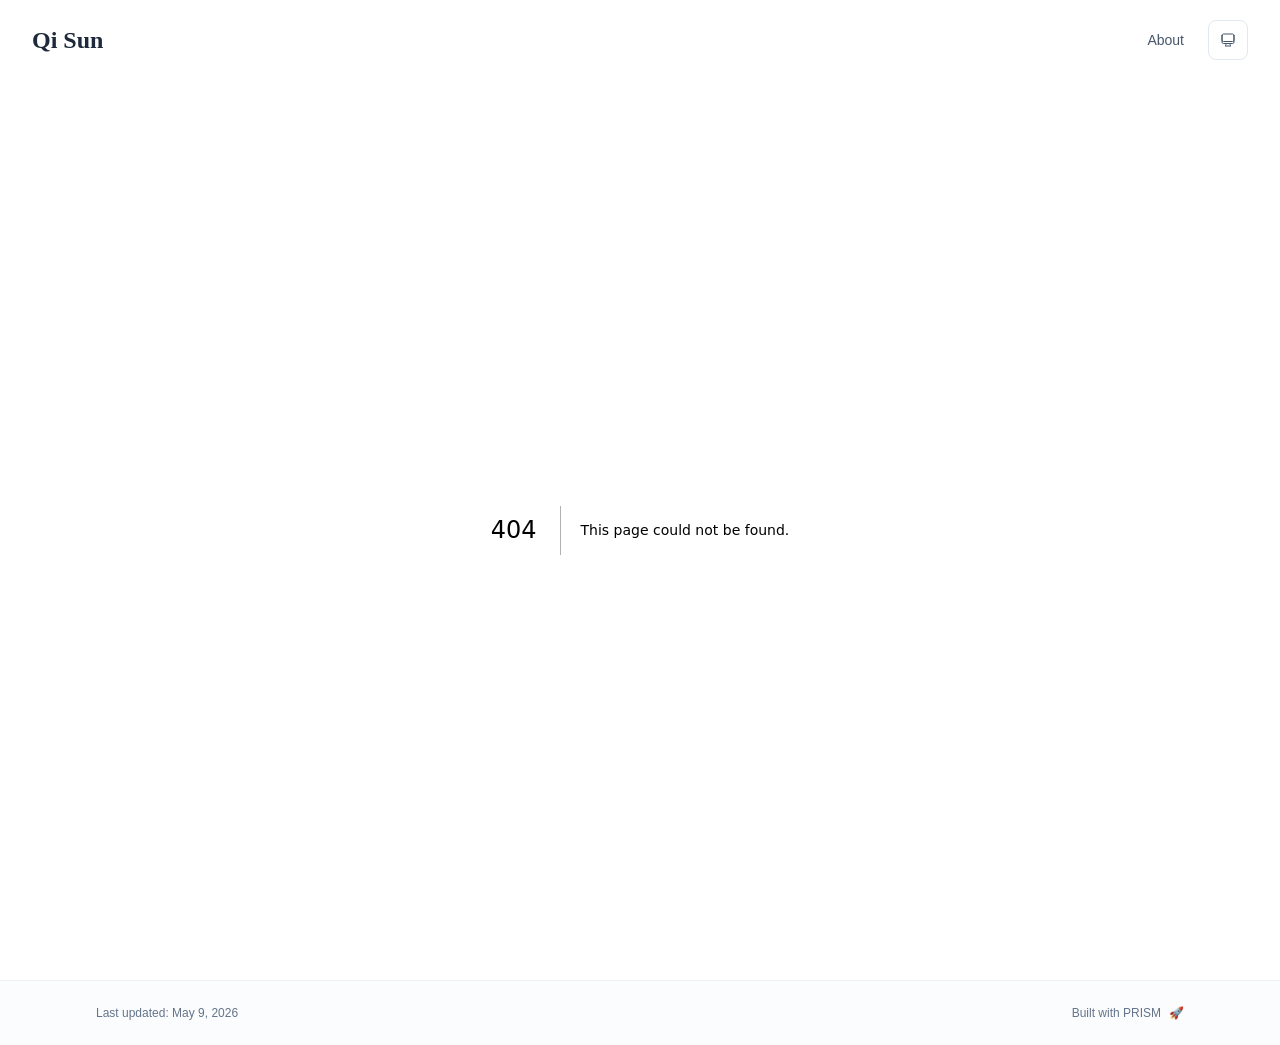
<file: 404/index.html>
<!DOCTYPE html><html lang="en" class="scroll-smooth"><head><meta charSet="utf-8"/><meta name="viewport" content="width=device-width, initial-scale=1"/><link rel="stylesheet" href="/_next/static/css/b2dd858ad346e843.css" data-precedence="next"/><link rel="preload" as="script" fetchPriority="low" href="/_next/static/chunks/webpack-679b75d1c4c2027c.js"/><script src="/_next/static/chunks/4bd1b696-70b6d399998de86a.js" async=""></script><script src="/_next/static/chunks/684-5aaa8290a129f299.js" async=""></script><script src="/_next/static/chunks/main-app-42669b25e53e244a.js" async=""></script><script src="/_next/static/chunks/461-a9a5d7b05a71d978.js" async=""></script><script src="/_next/static/chunks/874-6cc630662f3664af.js" async=""></script><script src="/_next/static/chunks/291-e39730cc9327e39b.js" async=""></script><script src="/_next/static/chunks/app/layout-72fb58700a5ace09.js" async=""></script><meta name="robots" content="noindex"/><title>404: This page could not be found.</title><link rel="icon" href="/favicon.svg" type="image/svg+xml"/><link rel="dns-prefetch" href="https://jialeliu.com"/><link rel="preconnect" href="https://jialeliu.com" crossorigin=""/><link rel="preload" as="font" type="font/woff2" href="https://jialeliu.com/fonts/georgiab.woff2" crossorigin=""/><script>
              try {
                const theme = localStorage.getItem('theme-storage');
                const parsed = theme ? JSON.parse(theme) : null;
                const setting = parsed?.state?.theme || 'system';
                const prefersDark = typeof window !== 'undefined' && window.matchMedia && window.matchMedia('(prefers-color-scheme: dark)').matches;
                const effective = setting === 'dark' ? 'dark' : (setting === 'light' ? 'light' : (prefersDark ? 'dark' : 'light'));
                var root = document.documentElement;
                root.classList.add(effective);
                root.setAttribute('data-theme', effective);
              } catch (e) {
                var root = document.documentElement;
                root.classList.add('light');
                root.setAttribute('data-theme', 'light');
              }
            </script><script>
    try {
      const cfg = {"enabled":false,"locales":["en"],"defaultLocale":"en","mode":"fixed","fixedLocale":"en","persist":false,"switcher":false,"labels":{"en":"English"}};
      const storageKey = 'locale-storage';
      const normalize = (value) => typeof value === 'string' ? value.trim().replace('_', '-').toLowerCase() : '';
      const matchLocale = (candidate) => {
        const normalized = normalize(candidate);
        if (!normalized) return null;
        if (cfg.locales.includes(normalized)) return normalized;
        const language = normalized.split('-')[0];
        if (cfg.locales.includes(language)) return language;
        return null;
      };

      let resolved = null;

      if (cfg.persist) {
        resolved = matchLocale(localStorage.getItem(storageKey));
      }

      if (!resolved) {
        if (cfg.mode === 'fixed') {
          resolved = cfg.fixedLocale;
        } else {
          resolved = matchLocale(navigator.language);
        }
      }

      if (!resolved) {
        resolved = cfg.defaultLocale;
      }

      const root = document.documentElement;
      root.lang = resolved;
      root.setAttribute('data-locale', resolved);

      if (cfg.persist) {
        localStorage.setItem(storageKey, resolved);
      }
    } catch (e) {
      const root = document.documentElement;
      root.lang = 'en';
      root.setAttribute('data-locale', 'en');
    }
  </script><title>Qi Sun</title><meta name="description" content="PhD student at Johns Hopkins University."/><meta name="author" content="Qi Sun"/><meta name="keywords" content="Qi Sun,PhD,Research,Johns Hopkins University"/><meta name="creator" content="Qi Sun"/><meta name="publisher" content="Qi Sun"/><meta property="og:title" content="Qi Sun"/><meta property="og:description" content="PhD student at Johns Hopkins University."/><meta property="og:site_name" content="Qi Sun&#x27;s Academic Website"/><meta property="og:locale" content="en_US"/><meta property="og:type" content="website"/><meta name="twitter:card" content="summary"/><meta name="twitter:title" content="Qi Sun"/><meta name="twitter:description" content="PhD student at Johns Hopkins University."/><link rel="icon" href="/favicon.svg"/><script>document.querySelectorAll('body link[rel="icon"], body link[rel="apple-touch-icon"]').forEach(el => document.head.appendChild(el))</script><script src="/_next/static/chunks/polyfills-42372ed130431b0a.js" noModule=""></script></head><body class="font-sans antialiased"><div style="visibility:hidden"><nav class="fixed top-0 left-0 right-0 z-50" data-headlessui-state=""><div class="transition-all duration-300 ease-out bg-transparent" style="transform:translateY(-100px)"><div class="max-w-7xl mx-auto px-4 sm:px-6 lg:px-8"><div class="flex justify-between items-center h-16 lg:h-20"><div class="flex-shrink-0" tabindex="0"><a class="text-xl lg:text-2xl font-serif font-semibold text-primary hover:text-accent transition-colors duration-200" href="/">Qi Sun</a></div><div class="hidden lg:block"><div class="ml-10 flex items-center space-x-3"><div class="relative flex items-baseline space-x-1"><a data-nav-href="/" class="relative px-3 py-2 text-sm font-medium rounded-lg transition-colors duration-150 text-neutral-600" href="/">About</a></div><div class="flex items-center justify-center w-10 h-10 rounded-lg border border-neutral-200 dark:border-[rgba(148,163,184,0.24)] bg-background dark:bg-neutral-800"><div class="w-4 h-4 rounded-full bg-neutral-300 animate-pulse"></div></div></div></div><div class="lg:hidden flex items-center space-x-2"><div class="flex items-center justify-center w-10 h-10 rounded-lg border border-neutral-200 dark:border-[rgba(148,163,184,0.24)] bg-background dark:bg-neutral-800"><div class="w-4 h-4 rounded-full bg-neutral-300 animate-pulse"></div></div><button class="inline-flex items-center justify-center p-2 rounded-md text-neutral-600 hover:text-primary hover:bg-neutral-100 dark:hover:bg-neutral-800 focus:outline-none focus:ring-2 focus:ring-inset focus:ring-accent transition-colors duration-200" id="headlessui-disclosure-button-«R7pdb»" type="button" aria-expanded="false" data-headlessui-state=""><span class="sr-only">Open main menu</span><div><svg xmlns="http://www.w3.org/2000/svg" fill="none" viewBox="0 0 24 24" stroke-width="1.5" stroke="currentColor" aria-hidden="true" data-slot="icon" class="block h-6 w-6"><path stroke-linecap="round" stroke-linejoin="round" d="M3.75 6.75h16.5M3.75 12h16.5m-16.5 5.25h16.5"></path></svg></div></button></div></div></div></div></nav><main class="min-h-screen pt-16 lg:pt-20"><div style="font-family:system-ui,&quot;Segoe UI&quot;,Roboto,Helvetica,Arial,sans-serif,&quot;Apple Color Emoji&quot;,&quot;Segoe UI Emoji&quot;;height:100vh;text-align:center;display:flex;flex-direction:column;align-items:center;justify-content:center"><div><style>body{color:#000;background:#fff;margin:0}.next-error-h1{border-right:1px solid rgba(0,0,0,.3)}@media (prefers-color-scheme:dark){body{color:#fff;background:#000}.next-error-h1{border-right:1px solid rgba(255,255,255,.3)}}</style><h1 class="next-error-h1" style="display:inline-block;margin:0 20px 0 0;padding:0 23px 0 0;font-size:24px;font-weight:500;vertical-align:top;line-height:49px">404</h1><div style="display:inline-block"><h2 style="font-size:14px;font-weight:400;line-height:49px;margin:0">This page could not be found.</h2></div></div></div><!--$--><!--/$--><!--$--><!--/$--></main><footer class="border-t border-neutral-200/50 bg-neutral-50/50 dark:bg-neutral-900/50 dark:border-neutral-700/50"><div class="max-w-6xl mx-auto px-4 sm:px-6 lg:px-8 py-6"><div class="flex flex-col sm:flex-row justify-between items-center gap-2"><p class="text-xs text-neutral-500">Last updated<!-- -->: <!-- -->May 9, 2026</p><p class="text-xs text-neutral-500 flex items-center"><a href="https://github.com/xyjoey/PRISM" target="_blank" rel="noopener noreferrer">Built with PRISM</a><span class="ml-2">🚀</span></p></div></div></footer></div><script src="/_next/static/chunks/webpack-679b75d1c4c2027c.js" async=""></script><script>(self.__next_f=self.__next_f||[]).push([0])</script><script>self.__next_f.push([1,"1:\"$Sreact.fragment\"\n3:I[3719,[\"461\",\"static/chunks/461-a9a5d7b05a71d978.js\",\"874\",\"static/chunks/874-6cc630662f3664af.js\",\"291\",\"static/chunks/291-e39730cc9327e39b.js\",\"177\",\"static/chunks/app/layout-72fb58700a5ace09.js\"],\"ThemeProvider\"]\n4:I[310,[\"461\",\"static/chunks/461-a9a5d7b05a71d978.js\",\"874\",\"static/chunks/874-6cc630662f3664af.js\",\"291\",\"static/chunks/291-e39730cc9327e39b.js\",\"177\",\"static/chunks/app/layout-72fb58700a5ace09.js\"],\"LocaleProvider\"]\n5:I[4574,[\"461\",\"static/chunks/461-a9a5d7b05a71d978.js\",\"874\",\"static/chunks/874-6cc630662f3664af.js\",\"291\",\"static/chunks/291-e39730cc9327e39b.js\",\"177\",\"static/chunks/app/layout-72fb58700a5ace09.js\"],\"default\"]\n6:I[7555,[],\"\"]\n7:I[1295,[],\"\"]\n8:I[2548,[\"461\",\"static/chunks/461-a9a5d7b05a71d978.js\",\"874\",\"static/chunks/874-6cc630662f3664af.js\",\"291\",\"static/chunks/291-e39730cc9327e39b.js\",\"177\",\"static/chunks/app/layout-72fb58700a5ace09.js\"],\"default\"]\n9:I[9665,[],\"MetadataBoundary\"]\nb:I[9665,[],\"OutletBoundary\"]\ne:I[4911,[],\"AsyncMetadataOutlet\"]\n10:I[9665,[],\"ViewportBoundary\"]\n12:I[6614,[],\"\"]\n:HL[\"/_next/static/css/b2dd858ad346e843.css\",\"style\"]\n2:T581,\n    try {\n      const cfg = {\"enabled\":false,\"locales\":[\"en\"],\"defaultLocale\":\"en\",\"mode\":\"fixed\",\"fixedLocale\":\"en\",\"persist\":false,\"switcher\":false,\"labels\":{\"en\":\"English\"}};\n      const storageKey = 'locale-storage';\n      const normalize = (value) =\u003e typeof value === 'string' ? value.trim().replace('_', '-').toLowerCase() : '';\n      const matchLocale = (candidate) =\u003e {\n        const normalized = normalize(candidate);\n        if (!normalized) return null;\n        if (cfg.locales.includes(normalized)) return normalized;\n        const language = normalized.split('-')[0];\n        if (cfg.locales.includes(language)) return language;\n        return null;\n      };\n\n      let resolved = null;\n\n      if (cfg.persist) {\n        resolved = matchLocale(localStorage.getItem(storageKey));\n      }\n\n      if (!resolved) {\n        if (cfg.mode === 'fixed') {\n          resolved = cfg.fixedLocale;\n        } else {\n       "])</script><script>self.__next_f.push([1,"   resolved = matchLocale(navigator.language);\n        }\n      }\n\n      if (!resolved) {\n        resolved = cfg.defaultLocale;\n      }\n\n      const root = document.documentElement;\n      root.lang = resolved;\n      root.setAttribute('data-locale', resolved);\n\n      if (cfg.persist) {\n        localStorage.setItem(storageKey, resolved);\n      }\n    } catch (e) {\n      const root = document.documentElement;\n      root.lang = 'en';\n      root.setAttribute('data-locale', 'en');\n    }\n  "])</script><script>self.__next_f.push([1,"0:{\"P\":null,\"b\":\"uIspMY-JVFXx7fsUhxFA5\",\"p\":\"\",\"c\":[\"\",\"_not-found\",\"\"],\"i\":false,\"f\":[[[\"\",{\"children\":[\"/_not-found\",{\"children\":[\"__PAGE__\",{}]}]},\"$undefined\",\"$undefined\",true],[\"\",[\"$\",\"$1\",\"c\",{\"children\":[[[\"$\",\"link\",\"0\",{\"rel\":\"stylesheet\",\"href\":\"/_next/static/css/b2dd858ad346e843.css\",\"precedence\":\"next\",\"crossOrigin\":\"$undefined\",\"nonce\":\"$undefined\"}]],[\"$\",\"html\",null,{\"lang\":\"en\",\"className\":\"scroll-smooth\",\"suppressHydrationWarning\":true,\"children\":[[\"$\",\"head\",null,{\"children\":[[\"$\",\"link\",null,{\"rel\":\"icon\",\"href\":\"/favicon.svg\",\"type\":\"image/svg+xml\"}],[\"$\",\"link\",null,{\"rel\":\"dns-prefetch\",\"href\":\"https://jialeliu.com\"}],[\"$\",\"link\",null,{\"rel\":\"preconnect\",\"href\":\"https://jialeliu.com\",\"crossOrigin\":\"\"}],[\"$\",\"link\",null,{\"rel\":\"preload\",\"as\":\"font\",\"type\":\"font/woff2\",\"href\":\"https://jialeliu.com/fonts/georgiab.woff2\",\"crossOrigin\":\"\"}],[\"$\",\"script\",null,{\"dangerouslySetInnerHTML\":{\"__html\":\"\\n              try {\\n                const theme = localStorage.getItem('theme-storage');\\n                const parsed = theme ? JSON.parse(theme) : null;\\n                const setting = parsed?.state?.theme || 'system';\\n                const prefersDark = typeof window !== 'undefined' \u0026\u0026 window.matchMedia \u0026\u0026 window.matchMedia('(prefers-color-scheme: dark)').matches;\\n                const effective = setting === 'dark' ? 'dark' : (setting === 'light' ? 'light' : (prefersDark ? 'dark' : 'light'));\\n                var root = document.documentElement;\\n                root.classList.add(effective);\\n                root.setAttribute('data-theme', effective);\\n              } catch (e) {\\n                var root = document.documentElement;\\n                root.classList.add('light');\\n                root.setAttribute('data-theme', 'light');\\n              }\\n            \"}}],[\"$\",\"script\",null,{\"dangerouslySetInnerHTML\":{\"__html\":\"$2\"}}]]}],[\"$\",\"body\",null,{\"className\":\"font-sans antialiased\",\"children\":[\"$\",\"$L3\",null,{\"children\":[\"$\",\"$L4\",null,{\"config\":{\"enabled\":false,\"locales\":[\"en\"],\"defaultLocale\":\"en\",\"mode\":\"fixed\",\"fixedLocale\":\"en\",\"persist\":false,\"switcher\":false,\"labels\":{\"en\":\"English\"}},\"children\":[[\"$\",\"$L5\",null,{\"items\":[{\"title\":\"About\",\"type\":\"page\",\"target\":\"about\",\"href\":\"/\"}],\"siteTitle\":\"Qi Sun\",\"enableOnePageMode\":false,\"i18n\":\"$0:f:0:1:1:props:children:1:props:children:1:props:children:props:children:props:config\",\"itemsByLocale\":{\"en\":[{\"title\":\"About\",\"type\":\"page\",\"target\":\"about\",\"href\":\"/\"}]},\"siteTitleByLocale\":{\"en\":\"Qi Sun\"}}],[\"$\",\"main\",null,{\"className\":\"min-h-screen pt-16 lg:pt-20\",\"children\":[\"$\",\"$L6\",null,{\"parallelRouterKey\":\"children\",\"error\":\"$undefined\",\"errorStyles\":\"$undefined\",\"errorScripts\":\"$undefined\",\"template\":[\"$\",\"$L7\",null,{}],\"templateStyles\":\"$undefined\",\"templateScripts\":\"$undefined\",\"notFound\":[[[\"$\",\"title\",null,{\"children\":\"404: This page could not be found.\"}],[\"$\",\"div\",null,{\"style\":{\"fontFamily\":\"system-ui,\\\"Segoe UI\\\",Roboto,Helvetica,Arial,sans-serif,\\\"Apple Color Emoji\\\",\\\"Segoe UI Emoji\\\"\",\"height\":\"100vh\",\"textAlign\":\"center\",\"display\":\"flex\",\"flexDirection\":\"column\",\"alignItems\":\"center\",\"justifyContent\":\"center\"},\"children\":[\"$\",\"div\",null,{\"children\":[[\"$\",\"style\",null,{\"dangerouslySetInnerHTML\":{\"__html\":\"body{color:#000;background:#fff;margin:0}.next-error-h1{border-right:1px solid rgba(0,0,0,.3)}@media (prefers-color-scheme:dark){body{color:#fff;background:#000}.next-error-h1{border-right:1px solid rgba(255,255,255,.3)}}\"}}],[\"$\",\"h1\",null,{\"className\":\"next-error-h1\",\"style\":{\"display\":\"inline-block\",\"margin\":\"0 20px 0 0\",\"padding\":\"0 23px 0 0\",\"fontSize\":24,\"fontWeight\":500,\"verticalAlign\":\"top\",\"lineHeight\":\"49px\"},\"children\":404}],[\"$\",\"div\",null,{\"style\":{\"display\":\"inline-block\"},\"children\":[\"$\",\"h2\",null,{\"style\":{\"fontSize\":14,\"fontWeight\":400,\"lineHeight\":\"49px\",\"margin\":0},\"children\":\"This page could not be found.\"}]}]]}]}]],[]],\"forbidden\":\"$undefined\",\"unauthorized\":\"$undefined\"}]}],[\"$\",\"$L8\",null,{\"lastUpdated\":\"May 9, 2026\",\"lastUpdatedByLocale\":{\"en\":\"May 9, 2026\"},\"defaultLocale\":\"en\"}]]}]}]}]]}]]}],{\"children\":[\"/_not-found\",[\"$\",\"$1\",\"c\",{\"children\":[null,[\"$\",\"$L6\",null,{\"parallelRouterKey\":\"children\",\"error\":\"$undefined\",\"errorStyles\":\"$undefined\",\"errorScripts\":\"$undefined\",\"template\":[\"$\",\"$L7\",null,{}],\"templateStyles\":\"$undefined\",\"templateScripts\":\"$undefined\",\"notFound\":\"$undefined\",\"forbidden\":\"$undefined\",\"unauthorized\":\"$undefined\"}]]}],{\"children\":[\"__PAGE__\",[\"$\",\"$1\",\"c\",{\"children\":[[[\"$\",\"title\",null,{\"children\":\"404: This page could not be found.\"}],[\"$\",\"div\",null,{\"style\":\"$0:f:0:1:1:props:children:1:props:children:1:props:children:props:children:props:children:1:props:children:props:notFound:0:1:props:style\",\"children\":[\"$\",\"div\",null,{\"children\":[[\"$\",\"style\",null,{\"dangerouslySetInnerHTML\":{\"__html\":\"body{color:#000;background:#fff;margin:0}.next-error-h1{border-right:1px solid rgba(0,0,0,.3)}@media (prefers-color-scheme:dark){body{color:#fff;background:#000}.next-error-h1{border-right:1px solid rgba(255,255,255,.3)}}\"}}],[\"$\",\"h1\",null,{\"className\":\"next-error-h1\",\"style\":\"$0:f:0:1:1:props:children:1:props:children:1:props:children:props:children:props:children:1:props:children:props:notFound:0:1:props:children:props:children:1:props:style\",\"children\":404}],[\"$\",\"div\",null,{\"style\":\"$0:f:0:1:1:props:children:1:props:children:1:props:children:props:children:props:children:1:props:children:props:notFound:0:1:props:children:props:children:2:props:style\",\"children\":[\"$\",\"h2\",null,{\"style\":\"$0:f:0:1:1:props:children:1:props:children:1:props:children:props:children:props:children:1:props:children:props:notFound:0:1:props:children:props:children:2:props:children:props:style\",\"children\":\"This page could not be found.\"}]}]]}]}]],[\"$\",\"$L9\",null,{\"children\":\"$La\"}],null,[\"$\",\"$Lb\",null,{\"children\":[\"$Lc\",\"$Ld\",[\"$\",\"$Le\",null,{\"promise\":\"$@f\"}]]}]]}],{},null,false]},null,false]},null,false],[\"$\",\"$1\",\"h\",{\"children\":[[\"$\",\"meta\",null,{\"name\":\"robots\",\"content\":\"noindex\"}],[\"$\",\"$1\",\"fhudvOiDWnOGB3M2PHk1U\",{\"children\":[[\"$\",\"$L10\",null,{\"children\":\"$L11\"}],null]}],null]}],false]],\"m\":\"$undefined\",\"G\":[\"$12\",\"$undefined\"],\"s\":false,\"S\":true}\n"])</script><script>self.__next_f.push([1,"13:\"$Sreact.suspense\"\n14:I[4911,[],\"AsyncMetadata\"]\na:[\"$\",\"$13\",null,{\"fallback\":null,\"children\":[\"$\",\"$L14\",null,{\"promise\":\"$@15\"}]}]\n"])</script><script>self.__next_f.push([1,"d:null\n"])</script><script>self.__next_f.push([1,"11:[[\"$\",\"meta\",\"0\",{\"charSet\":\"utf-8\"}],[\"$\",\"meta\",\"1\",{\"name\":\"viewport\",\"content\":\"width=device-width, initial-scale=1\"}]]\nc:null\n"])</script><script>self.__next_f.push([1,"15:{\"metadata\":[[\"$\",\"title\",\"0\",{\"children\":\"Qi Sun\"}],[\"$\",\"meta\",\"1\",{\"name\":\"description\",\"content\":\"PhD student at Johns Hopkins University.\"}],[\"$\",\"meta\",\"2\",{\"name\":\"author\",\"content\":\"Qi Sun\"}],[\"$\",\"meta\",\"3\",{\"name\":\"keywords\",\"content\":\"Qi Sun,PhD,Research,Johns Hopkins University\"}],[\"$\",\"meta\",\"4\",{\"name\":\"creator\",\"content\":\"Qi Sun\"}],[\"$\",\"meta\",\"5\",{\"name\":\"publisher\",\"content\":\"Qi Sun\"}],[\"$\",\"meta\",\"6\",{\"property\":\"og:title\",\"content\":\"Qi Sun\"}],[\"$\",\"meta\",\"7\",{\"property\":\"og:description\",\"content\":\"PhD student at Johns Hopkins University.\"}],[\"$\",\"meta\",\"8\",{\"property\":\"og:site_name\",\"content\":\"Qi Sun's Academic Website\"}],[\"$\",\"meta\",\"9\",{\"property\":\"og:locale\",\"content\":\"en_US\"}],[\"$\",\"meta\",\"10\",{\"property\":\"og:type\",\"content\":\"website\"}],[\"$\",\"meta\",\"11\",{\"name\":\"twitter:card\",\"content\":\"summary\"}],[\"$\",\"meta\",\"12\",{\"name\":\"twitter:title\",\"content\":\"Qi Sun\"}],[\"$\",\"meta\",\"13\",{\"name\":\"twitter:description\",\"content\":\"PhD student at Johns Hopkins University.\"}],[\"$\",\"link\",\"14\",{\"rel\":\"icon\",\"href\":\"/favicon.svg\"}]],\"error\":null,\"digest\":\"$undefined\"}\nf:{\"metadata\":\"$15:metadata\",\"error\":null,\"digest\":\"$undefined\"}\n"])</script></body></html>
</file>
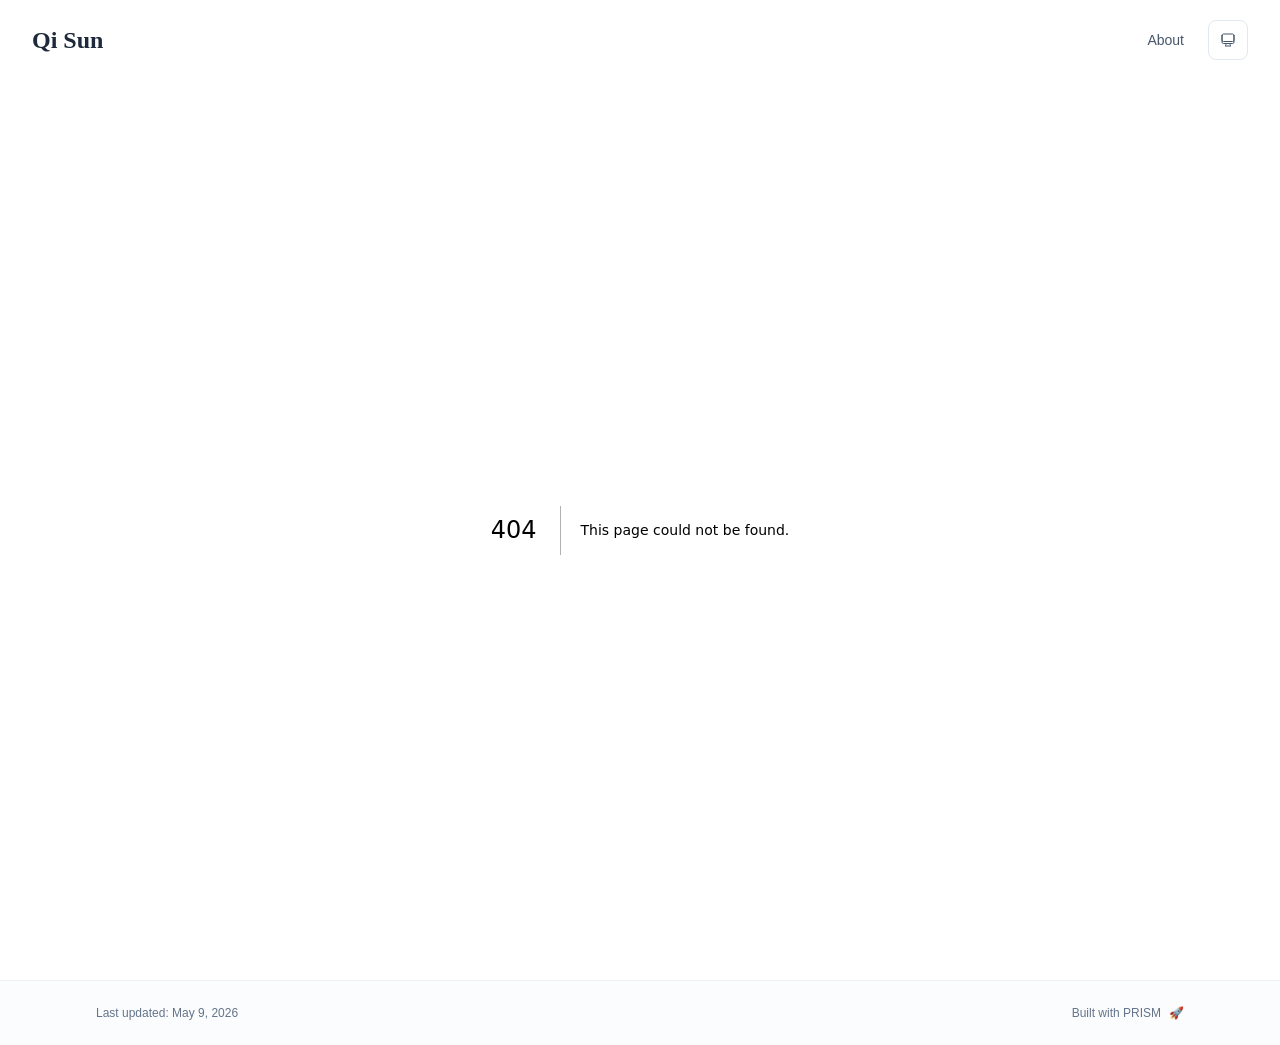
<file: _placeholder/index.html>
<!DOCTYPE html><html id="__next_error__"><head><meta charSet="utf-8"/><meta name="viewport" content="width=device-width, initial-scale=1"/><link rel="preload" as="script" fetchPriority="low" href="/_next/static/chunks/webpack-679b75d1c4c2027c.js"/><script src="/_next/static/chunks/4bd1b696-70b6d399998de86a.js" async=""></script><script src="/_next/static/chunks/684-5aaa8290a129f299.js" async=""></script><script src="/_next/static/chunks/main-app-42669b25e53e244a.js" async=""></script><meta name="robots" content="noindex"/><!--$--><!--/$--><title>Qi Sun</title><meta name="description" content="PhD student at Johns Hopkins University."/><meta name="author" content="Qi Sun"/><meta name="keywords" content="Qi Sun,PhD,Research,Johns Hopkins University"/><meta name="creator" content="Qi Sun"/><meta name="publisher" content="Qi Sun"/><meta property="og:title" content="Qi Sun"/><meta property="og:description" content="PhD student at Johns Hopkins University."/><meta property="og:site_name" content="Qi Sun&#x27;s Academic Website"/><meta property="og:locale" content="en_US"/><meta property="og:type" content="website"/><meta name="twitter:card" content="summary"/><meta name="twitter:title" content="Qi Sun"/><meta name="twitter:description" content="PhD student at Johns Hopkins University."/><link rel="icon" href="/favicon.svg"/><script>document.querySelectorAll('body link[rel="icon"], body link[rel="apple-touch-icon"]').forEach(el => document.head.appendChild(el))</script><script src="/_next/static/chunks/polyfills-42372ed130431b0a.js" noModule=""></script></head><body><!--$--><!--/$--><script src="/_next/static/chunks/webpack-679b75d1c4c2027c.js" async=""></script><script>(self.__next_f=self.__next_f||[]).push([0])</script><script>self.__next_f.push([1,"1:\"$Sreact.fragment\"\n3:I[3719,[\"461\",\"static/chunks/461-a9a5d7b05a71d978.js\",\"874\",\"static/chunks/874-6cc630662f3664af.js\",\"291\",\"static/chunks/291-e39730cc9327e39b.js\",\"177\",\"static/chunks/app/layout-72fb58700a5ace09.js\"],\"ThemeProvider\"]\n4:I[310,[\"461\",\"static/chunks/461-a9a5d7b05a71d978.js\",\"874\",\"static/chunks/874-6cc630662f3664af.js\",\"291\",\"static/chunks/291-e39730cc9327e39b.js\",\"177\",\"static/chunks/app/layout-72fb58700a5ace09.js\"],\"LocaleProvider\"]\n5:I[4574,[\"461\",\"static/chunks/461-a9a5d7b05a71d978.js\",\"874\",\"static/chunks/874-6cc630662f3664af.js\",\"291\",\"static/chunks/291-e39730cc9327e39b.js\",\"177\",\"static/chunks/app/layout-72fb58700a5ace09.js\"],\"default\"]\n6:I[7555,[],\"\"]\n7:I[1295,[],\"\"]\n8:I[2548,[\"461\",\"static/chunks/461-a9a5d7b05a71d978.js\",\"874\",\"static/chunks/874-6cc630662f3664af.js\",\"291\",\"static/chunks/291-e39730cc9327e39b.js\",\"177\",\"static/chunks/app/layout-72fb58700a5ace09.js\"],\"default\"]\na:I[9665,[],\"MetadataBoundary\"]\nc:I[9665,[],\"OutletBoundary\"]\nf:I[4911,[],\"AsyncMetadataOutlet\"]\n11:I[9665,[],\"ViewportBoundary\"]\n13:I[6614,[],\"\"]\n:HL[\"/_next/static/css/b2dd858ad346e843.css\",\"style\"]\n2:T581,\n    try {\n      const cfg = {\"enabled\":false,\"locales\":[\"en\"],\"defaultLocale\":\"en\",\"mode\":\"fixed\",\"fixedLocale\":\"en\",\"persist\":false,\"switcher\":false,\"labels\":{\"en\":\"English\"}};\n      const storageKey = 'locale-storage';\n      const normalize = (value) =\u003e typeof value === 'string' ? value.trim().replace('_', '-').toLowerCase() : '';\n      const matchLocale = (candidate) =\u003e {\n        const normalized = normalize(candidate);\n        if (!normalized) return null;\n        if (cfg.locales.includes(normalized)) return normalized;\n        const language = normalized.split('-')[0];\n        if (cfg.locales.includes(language)) return language;\n        return null;\n      };\n\n      let resolved = null;\n\n      if (cfg.persist) {\n        resolved = matchLocale(localStorage.getItem(storageKey));\n      }\n\n      if (!resolved) {\n        if (cfg.mode === 'fixed') {\n          resolved = cfg.fixedLocale;\n        } else {\n       "])</script><script>self.__next_f.push([1,"   resolved = matchLocale(navigator.language);\n        }\n      }\n\n      if (!resolved) {\n        resolved = cfg.defaultLocale;\n      }\n\n      const root = document.documentElement;\n      root.lang = resolved;\n      root.setAttribute('data-locale', resolved);\n\n      if (cfg.persist) {\n        localStorage.setItem(storageKey, resolved);\n      }\n    } catch (e) {\n      const root = document.documentElement;\n      root.lang = 'en';\n      root.setAttribute('data-locale', 'en');\n    }\n  "])</script><script>self.__next_f.push([1,"0:{\"P\":null,\"b\":\"uIspMY-JVFXx7fsUhxFA5\",\"p\":\"\",\"c\":[\"\",\"_placeholder\",\"\"],\"i\":false,\"f\":[[[\"\",{\"children\":[[\"slug\",\"_placeholder\",\"d\"],{\"children\":[\"__PAGE__\",{}]}]},\"$undefined\",\"$undefined\",true],[\"\",[\"$\",\"$1\",\"c\",{\"children\":[[[\"$\",\"link\",\"0\",{\"rel\":\"stylesheet\",\"href\":\"/_next/static/css/b2dd858ad346e843.css\",\"precedence\":\"next\",\"crossOrigin\":\"$undefined\",\"nonce\":\"$undefined\"}]],[\"$\",\"html\",null,{\"lang\":\"en\",\"className\":\"scroll-smooth\",\"suppressHydrationWarning\":true,\"children\":[[\"$\",\"head\",null,{\"children\":[[\"$\",\"link\",null,{\"rel\":\"icon\",\"href\":\"/favicon.svg\",\"type\":\"image/svg+xml\"}],[\"$\",\"link\",null,{\"rel\":\"dns-prefetch\",\"href\":\"https://jialeliu.com\"}],[\"$\",\"link\",null,{\"rel\":\"preconnect\",\"href\":\"https://jialeliu.com\",\"crossOrigin\":\"\"}],[\"$\",\"link\",null,{\"rel\":\"preload\",\"as\":\"font\",\"type\":\"font/woff2\",\"href\":\"https://jialeliu.com/fonts/georgiab.woff2\",\"crossOrigin\":\"\"}],[\"$\",\"script\",null,{\"dangerouslySetInnerHTML\":{\"__html\":\"\\n              try {\\n                const theme = localStorage.getItem('theme-storage');\\n                const parsed = theme ? JSON.parse(theme) : null;\\n                const setting = parsed?.state?.theme || 'system';\\n                const prefersDark = typeof window !== 'undefined' \u0026\u0026 window.matchMedia \u0026\u0026 window.matchMedia('(prefers-color-scheme: dark)').matches;\\n                const effective = setting === 'dark' ? 'dark' : (setting === 'light' ? 'light' : (prefersDark ? 'dark' : 'light'));\\n                var root = document.documentElement;\\n                root.classList.add(effective);\\n                root.setAttribute('data-theme', effective);\\n              } catch (e) {\\n                var root = document.documentElement;\\n                root.classList.add('light');\\n                root.setAttribute('data-theme', 'light');\\n              }\\n            \"}}],[\"$\",\"script\",null,{\"dangerouslySetInnerHTML\":{\"__html\":\"$2\"}}]]}],[\"$\",\"body\",null,{\"className\":\"font-sans antialiased\",\"children\":[\"$\",\"$L3\",null,{\"children\":[\"$\",\"$L4\",null,{\"config\":{\"enabled\":false,\"locales\":[\"en\"],\"defaultLocale\":\"en\",\"mode\":\"fixed\",\"fixedLocale\":\"en\",\"persist\":false,\"switcher\":false,\"labels\":{\"en\":\"English\"}},\"children\":[[\"$\",\"$L5\",null,{\"items\":[{\"title\":\"About\",\"type\":\"page\",\"target\":\"about\",\"href\":\"/\"}],\"siteTitle\":\"Qi Sun\",\"enableOnePageMode\":false,\"i18n\":\"$0:f:0:1:1:props:children:1:props:children:1:props:children:props:children:props:config\",\"itemsByLocale\":{\"en\":[{\"title\":\"About\",\"type\":\"page\",\"target\":\"about\",\"href\":\"/\"}]},\"siteTitleByLocale\":{\"en\":\"Qi Sun\"}}],[\"$\",\"main\",null,{\"className\":\"min-h-screen pt-16 lg:pt-20\",\"children\":[\"$\",\"$L6\",null,{\"parallelRouterKey\":\"children\",\"error\":\"$undefined\",\"errorStyles\":\"$undefined\",\"errorScripts\":\"$undefined\",\"template\":[\"$\",\"$L7\",null,{}],\"templateStyles\":\"$undefined\",\"templateScripts\":\"$undefined\",\"notFound\":[[[\"$\",\"title\",null,{\"children\":\"404: This page could not be found.\"}],[\"$\",\"div\",null,{\"style\":{\"fontFamily\":\"system-ui,\\\"Segoe UI\\\",Roboto,Helvetica,Arial,sans-serif,\\\"Apple Color Emoji\\\",\\\"Segoe UI Emoji\\\"\",\"height\":\"100vh\",\"textAlign\":\"center\",\"display\":\"flex\",\"flexDirection\":\"column\",\"alignItems\":\"center\",\"justifyContent\":\"center\"},\"children\":[\"$\",\"div\",null,{\"children\":[[\"$\",\"style\",null,{\"dangerouslySetInnerHTML\":{\"__html\":\"body{color:#000;background:#fff;margin:0}.next-error-h1{border-right:1px solid rgba(0,0,0,.3)}@media (prefers-color-scheme:dark){body{color:#fff;background:#000}.next-error-h1{border-right:1px solid rgba(255,255,255,.3)}}\"}}],[\"$\",\"h1\",null,{\"className\":\"next-error-h1\",\"style\":{\"display\":\"inline-block\",\"margin\":\"0 20px 0 0\",\"padding\":\"0 23px 0 0\",\"fontSize\":24,\"fontWeight\":500,\"verticalAlign\":\"top\",\"lineHeight\":\"49px\"},\"children\":404}],[\"$\",\"div\",null,{\"style\":{\"display\":\"inline-block\"},\"children\":[\"$\",\"h2\",null,{\"style\":{\"fontSize\":14,\"fontWeight\":400,\"lineHeight\":\"49px\",\"margin\":0},\"children\":\"This page could not be found.\"}]}]]}]}]],[]],\"forbidden\":\"$undefined\",\"unauthorized\":\"$undefined\"}]}],[\"$\",\"$L8\",null,{\"lastUpdated\":\"May 9, 2026\",\"lastUpdatedByLocale\":{\"en\":\"May 9, 2026\"},\"defaultLocale\":\"en\"}]]}]}]}]]}]]}],{\"children\":[[\"slug\",\"_placeholder\",\"d\"],[\"$\",\"$1\",\"c\",{\"children\":[null,[\"$\",\"$L6\",null,{\"parallelRouterKey\":\"children\",\"error\":\"$undefined\",\"errorStyles\":\"$undefined\",\"errorScripts\":\"$undefined\",\"template\":[\"$\",\"$L7\",null,{}],\"templateStyles\":\"$undefined\",\"templateScripts\":\"$undefined\",\"notFound\":\"$undefined\",\"forbidden\":\"$undefined\",\"unauthorized\":\"$undefined\"}]]}],{\"children\":[\"__PAGE__\",[\"$\",\"$1\",\"c\",{\"children\":[\"$L9\",[\"$\",\"$La\",null,{\"children\":\"$Lb\"}],null,[\"$\",\"$Lc\",null,{\"children\":[\"$Ld\",\"$Le\",[\"$\",\"$Lf\",null,{\"promise\":\"$@10\"}]]}]]}],{},null,false]},null,false]},null,false],[\"$\",\"$1\",\"h\",{\"children\":[null,[\"$\",\"$1\",\"1ljMQK2cKtIYydWnJj1Tp\",{\"children\":[[\"$\",\"$L11\",null,{\"children\":\"$L12\"}],null]}],null]}],false]],\"m\":\"$undefined\",\"G\":[\"$13\",\"$undefined\"],\"s\":false,\"S\":true}\n"])</script><script>self.__next_f.push([1,"14:\"$Sreact.suspense\"\n15:I[4911,[],\"AsyncMetadata\"]\nb:[\"$\",\"$14\",null,{\"fallback\":null,\"children\":[\"$\",\"$L15\",null,{\"promise\":\"$@16\"}]}]\n9:E{\"digest\":\"NEXT_HTTP_ERROR_FALLBACK;404\"}\n"])</script><script>self.__next_f.push([1,"e:null\n"])</script><script>self.__next_f.push([1,"12:[[\"$\",\"meta\",\"0\",{\"charSet\":\"utf-8\"}],[\"$\",\"meta\",\"1\",{\"name\":\"viewport\",\"content\":\"width=device-width, initial-scale=1\"}]]\nd:null\n"])</script><script>self.__next_f.push([1,"16:{\"metadata\":[[\"$\",\"title\",\"0\",{\"children\":\"Qi Sun\"}],[\"$\",\"meta\",\"1\",{\"name\":\"description\",\"content\":\"PhD student at Johns Hopkins University.\"}],[\"$\",\"meta\",\"2\",{\"name\":\"author\",\"content\":\"Qi Sun\"}],[\"$\",\"meta\",\"3\",{\"name\":\"keywords\",\"content\":\"Qi Sun,PhD,Research,Johns Hopkins University\"}],[\"$\",\"meta\",\"4\",{\"name\":\"creator\",\"content\":\"Qi Sun\"}],[\"$\",\"meta\",\"5\",{\"name\":\"publisher\",\"content\":\"Qi Sun\"}],[\"$\",\"meta\",\"6\",{\"property\":\"og:title\",\"content\":\"Qi Sun\"}],[\"$\",\"meta\",\"7\",{\"property\":\"og:description\",\"content\":\"PhD student at Johns Hopkins University.\"}],[\"$\",\"meta\",\"8\",{\"property\":\"og:site_name\",\"content\":\"Qi Sun's Academic Website\"}],[\"$\",\"meta\",\"9\",{\"property\":\"og:locale\",\"content\":\"en_US\"}],[\"$\",\"meta\",\"10\",{\"property\":\"og:type\",\"content\":\"website\"}],[\"$\",\"meta\",\"11\",{\"name\":\"twitter:card\",\"content\":\"summary\"}],[\"$\",\"meta\",\"12\",{\"name\":\"twitter:title\",\"content\":\"Qi Sun\"}],[\"$\",\"meta\",\"13\",{\"name\":\"twitter:description\",\"content\":\"PhD student at Johns Hopkins University.\"}],[\"$\",\"link\",\"14\",{\"rel\":\"icon\",\"href\":\"/favicon.svg\"}]],\"error\":null,\"digest\":\"$undefined\"}\n10:{\"metadata\":\"$16:metadata\",\"error\":null,\"digest\":\"$undefined\"}\n"])</script></body></html>
</file>
<file: _next/static/css/b2dd858ad346e843.css>
/*! tailwindcss v4.1.10 | MIT License | https://tailwindcss.com */@layer properties{@supports (((-webkit-hyphens:none)) and (not (margin-trim:inline))) or ((-moz-orient:inline) and (not (color:rgb(from red r g b)))){*,::backdrop,:after,:before{--tw-translate-x:0;--tw-translate-y:0;--tw-translate-z:0;--tw-rotate-x:initial;--tw-rotate-y:initial;--tw-rotate-z:initial;--tw-skew-x:initial;--tw-skew-y:initial;--tw-space-y-reverse:0;--tw-space-x-reverse:0;--tw-border-style:solid;--tw-leading:initial;--tw-font-weight:initial;--tw-shadow:0 0 #0000;--tw-shadow-color:initial;--tw-shadow-alpha:100%;--tw-inset-shadow:0 0 #0000;--tw-inset-shadow-color:initial;--tw-inset-shadow-alpha:100%;--tw-ring-color:initial;--tw-ring-shadow:0 0 #0000;--tw-inset-ring-color:initial;--tw-inset-ring-shadow:0 0 #0000;--tw-ring-inset:initial;--tw-ring-offset-width:0px;--tw-ring-offset-color:#fff;--tw-ring-offset-shadow:0 0 #0000;--tw-blur:initial;--tw-brightness:initial;--tw-contrast:initial;--tw-grayscale:initial;--tw-hue-rotate:initial;--tw-invert:initial;--tw-opacity:initial;--tw-saturate:initial;--tw-sepia:initial;--tw-drop-shadow:initial;--tw-drop-shadow-color:initial;--tw-drop-shadow-alpha:100%;--tw-drop-shadow-size:initial;--tw-backdrop-blur:initial;--tw-backdrop-brightness:initial;--tw-backdrop-contrast:initial;--tw-backdrop-grayscale:initial;--tw-backdrop-hue-rotate:initial;--tw-backdrop-invert:initial;--tw-backdrop-opacity:initial;--tw-backdrop-saturate:initial;--tw-backdrop-sepia:initial;--tw-duration:initial;--tw-ease:initial;--tw-scale-x:1;--tw-scale-y:1;--tw-scale-z:1}}}@layer theme{:host,:root{--font-sans:"Inter",-apple-system,BlinkMacSystemFont,"Segoe UI",Roboto,sans-serif;--color-red-50:oklch(97.1% .013 17.38);--color-red-400:oklch(70.4% .191 22.216);--color-red-600:oklch(57.7% .245 27.325);--color-red-900:oklch(39.6% .141 25.723);--color-white:#fff;--spacing:.25rem;--container-2xl:42rem;--container-3xl:48rem;--container-4xl:56rem;--container-6xl:72rem;--container-7xl:80rem;--text-xs:.75rem;--text-xs--line-height:calc(1/.75);--text-sm:.875rem;--text-sm--line-height:calc(1.25/.875);--text-base:1rem;--text-base--line-height:calc(1.5/1);--text-lg:1.125rem;--text-lg--line-height:calc(1.75/1.125);--text-xl:1.25rem;--text-xl--line-height:calc(1.75/1.25);--text-2xl:1.5rem;--text-2xl--line-height:calc(2/1.5);--text-3xl:1.875rem;--text-3xl--line-height:calc(2.25/1.875);--text-4xl:2.25rem;--text-4xl--line-height:calc(2.5/2.25);--font-weight-medium:500;--font-weight-semibold:600;--font-weight-bold:700;--leading-tight:1.25;--leading-relaxed:1.625;--radius-md:.375rem;--radius-lg:.5rem;--radius-xl:.75rem;--radius-2xl:1rem;--ease-out:cubic-bezier(0,0,.2,1);--animate-pulse:pulse 2s cubic-bezier(.4,0,.6,1)infinite;--blur-xl:24px;--aspect-video:16/9;--default-transition-duration:.15s;--default-transition-timing-function:cubic-bezier(.4,0,.2,1);--default-font-family:"Inter",-apple-system,BlinkMacSystemFont,"Segoe UI",Roboto,sans-serif;--default-mono-font-family:"SF Mono",Monaco,"Cascadia Code","Roboto Mono",Consolas,"Courier New",monospace;--line-height-normal:1.5;--shadow-glass:0 8px 32px 0 #1f26875e}}@layer base{*,::backdrop,:after,:before{box-sizing:border-box;border:0 solid;margin:0;padding:0}::file-selector-button{box-sizing:border-box;border:0 solid;margin:0;padding:0}:host,html{-webkit-text-size-adjust:100%;tab-size:4;line-height:1.5;font-family:var(--default-font-family,ui-sans-serif,system-ui,sans-serif,"Apple Color Emoji","Segoe UI Emoji","Segoe UI Symbol","Noto Color Emoji");font-feature-settings:var(--default-font-feature-settings,normal);font-variation-settings:var(--default-font-variation-settings,normal);-webkit-tap-highlight-color:transparent}hr{height:0;color:inherit;border-top-width:1px}abbr:where([title]){-webkit-text-decoration:underline dotted;text-decoration:underline dotted}h1,h2,h3,h4,h5,h6{font-size:inherit;font-weight:inherit}a{color:inherit;-webkit-text-decoration:inherit;text-decoration:inherit}b,strong{font-weight:bolder}code,kbd,pre,samp{font-family:var(--default-mono-font-family,ui-monospace,SFMono-Regular,Menlo,Monaco,Consolas,"Liberation Mono","Courier New",monospace);font-feature-settings:var(--default-mono-font-feature-settings,normal);font-variation-settings:var(--default-mono-font-variation-settings,normal);font-size:1em}small{font-size:80%}sub,sup{vertical-align:baseline;font-size:75%;line-height:0;position:relative}sub{bottom:-.25em}sup{top:-.5em}table{text-indent:0;border-color:inherit;border-collapse:collapse}:-moz-focusring{outline:auto}progress{vertical-align:baseline}summary{display:list-item}menu,ol,ul{list-style:none}audio,canvas,embed,iframe,img,object,svg,video{vertical-align:middle;display:block}img,video{max-width:100%;height:auto}button,input,optgroup,select,textarea{font:inherit;font-feature-settings:inherit;font-variation-settings:inherit;letter-spacing:inherit;color:inherit;opacity:1;background-color:#0000;border-radius:0}::file-selector-button{font:inherit;font-feature-settings:inherit;font-variation-settings:inherit;letter-spacing:inherit;color:inherit;opacity:1;background-color:#0000;border-radius:0}:where(select:is([multiple],[size])) optgroup{font-weight:bolder}:where(select:is([multiple],[size])) optgroup option{padding-inline-start:20px}::file-selector-button{margin-inline-end:4px}::placeholder{opacity:1}@supports (not ((-webkit-appearance:-apple-pay-button))) or (contain-intrinsic-size:1px){::placeholder{color:currentColor}@supports (color:color-mix(in lab,red,red)){::placeholder{color:color-mix(in oklab,currentcolor 50%,transparent)}}}textarea{resize:vertical}::-webkit-search-decoration{-webkit-appearance:none}::-webkit-date-and-time-value{min-height:1lh;text-align:inherit}::-webkit-datetime-edit{display:inline-flex}::-webkit-datetime-edit-fields-wrapper{padding:0}::-webkit-datetime-edit,::-webkit-datetime-edit-year-field{padding-block:0}::-webkit-datetime-edit-day-field,::-webkit-datetime-edit-month-field{padding-block:0}::-webkit-datetime-edit-hour-field,::-webkit-datetime-edit-minute-field{padding-block:0}::-webkit-datetime-edit-millisecond-field,::-webkit-datetime-edit-second-field{padding-block:0}::-webkit-datetime-edit-meridiem-field{padding-block:0}:-moz-ui-invalid{box-shadow:none}button,input:where([type=button],[type=reset],[type=submit]){appearance:button}::file-selector-button{appearance:button}::-webkit-inner-spin-button,::-webkit-outer-spin-button{height:auto}[hidden]:where(:not([hidden=until-found])){display:none!important}}@layer components;@layer utilities{.pointer-events-none{pointer-events:none}.sr-only{clip:rect(0,0,0,0);white-space:nowrap;border-width:0;width:1px;height:1px;margin:-1px;padding:0;overflow:hidden}.absolute,.sr-only{position:absolute}.fixed{position:fixed}.relative{position:relative}.static{position:static}.sticky{position:sticky}.inset-0{inset:calc(var(--spacing)*0)}.top-0{top:calc(var(--spacing)*0)}.top-2{top:calc(var(--spacing)*2)}.top-8{top:calc(var(--spacing)*8)}.top-full{top:100%}.right-0{right:calc(var(--spacing)*0)}.right-2{right:calc(var(--spacing)*2)}.left-0{left:calc(var(--spacing)*0)}.left-1\/2{left:50%}.z-10{z-index:10}.z-20{z-index:20}.z-40{z-index:40}.z-50{z-index:50}.container{width:100%}@media (min-width:40rem){.container{max-width:40rem}}@media (min-width:48rem){.container{max-width:48rem}}@media (min-width:64rem){.container{max-width:64rem}}@media (min-width:80rem){.container{max-width:80rem}}@media (min-width:96rem){.container{max-width:96rem}}.mx-auto{margin-inline:auto}.my-4{margin-block:calc(var(--spacing)*4)}.mt-1{margin-top:calc(var(--spacing)*1)}.mt-2{margin-top:calc(var(--spacing)*2)}.mt-4{margin-top:calc(var(--spacing)*4)}.mt-6{margin-top:calc(var(--spacing)*6)}.mt-8{margin-top:calc(var(--spacing)*8)}.mt-auto{margin-top:auto}.mr-1\.5{margin-right:calc(var(--spacing)*1.5)}.mr-2{margin-right:calc(var(--spacing)*2)}.mb-1{margin-bottom:calc(var(--spacing)*1)}.mb-2{margin-bottom:calc(var(--spacing)*2)}.mb-3{margin-bottom:calc(var(--spacing)*3)}.mb-4{margin-bottom:calc(var(--spacing)*4)}.mb-6{margin-bottom:calc(var(--spacing)*6)}.mb-8{margin-bottom:calc(var(--spacing)*8)}.ml-0{margin-left:calc(var(--spacing)*0)}.ml-2{margin-left:calc(var(--spacing)*2)}.ml-4{margin-left:calc(var(--spacing)*4)}.ml-10{margin-left:calc(var(--spacing)*10)}.line-clamp-2{-webkit-line-clamp:2}.line-clamp-2,.line-clamp-3{-webkit-box-orient:vertical;display:-webkit-box;overflow:hidden}.line-clamp-3{-webkit-line-clamp:3}.block{display:block}.contents{display:contents}.flex{display:flex}.grid{display:grid}.hidden{display:none}.inline-flex{display:inline-flex}.aspect-video{aspect-ratio:var(--aspect-video)}.h-0{height:calc(var(--spacing)*0)}.h-2\.5{height:calc(var(--spacing)*2.5)}.h-3{height:calc(var(--spacing)*3)}.h-3\.5{height:calc(var(--spacing)*3.5)}.h-4{height:calc(var(--spacing)*4)}.h-5{height:calc(var(--spacing)*5)}.h-6{height:calc(var(--spacing)*6)}.h-10{height:calc(var(--spacing)*10)}.h-16{height:calc(var(--spacing)*16)}.h-64{height:calc(var(--spacing)*64)}.h-full{height:100%}.min-h-screen{min-height:100vh}.w-0{width:calc(var(--spacing)*0)}.w-2\.5{width:calc(var(--spacing)*2.5)}.w-3{width:calc(var(--spacing)*3)}.w-3\.5{width:calc(var(--spacing)*3.5)}.w-4{width:calc(var(--spacing)*4)}.w-5{width:calc(var(--spacing)*5)}.w-6{width:calc(var(--spacing)*6)}.w-10{width:calc(var(--spacing)*10)}.w-14{width:calc(var(--spacing)*14)}.w-16{width:calc(var(--spacing)*16)}.w-32{width:calc(var(--spacing)*32)}.w-36{width:calc(var(--spacing)*36)}.w-64{width:calc(var(--spacing)*64)}.w-full{width:100%}.max-w-2xl{max-width:var(--container-2xl)}.max-w-3xl{max-width:var(--container-3xl)}.max-w-4xl{max-width:var(--container-4xl)}.max-w-6xl{max-width:var(--container-6xl)}.max-w-7xl{max-width:var(--container-7xl)}.max-w-\[calc\(100vw-2rem\)\]{max-width:calc(100vw - 2rem)}.flex-1{flex:1}.flex-shrink-0{flex-shrink:0}.flex-grow{flex-grow:1}.-translate-x-1\/2{--tw-translate-x:calc(calc(1/2*100%)*-1)}.-translate-x-1\/2,.-translate-y-full{translate:var(--tw-translate-x)var(--tw-translate-y)}.-translate-y-full{--tw-translate-y:-100%}.transform{transform:var(--tw-rotate-x,)var(--tw-rotate-y,)var(--tw-rotate-z,)var(--tw-skew-x,)var(--tw-skew-y,)}.animate-pulse{animation:var(--animate-pulse)}.cursor-pointer{cursor:pointer}.resize{resize:both}.scroll-mt-24{scroll-margin-top:calc(var(--spacing)*24)}.list-inside{list-style-position:inside}.list-decimal{list-style-type:decimal}.list-disc{list-style-type:disc}.grid-cols-1{grid-template-columns:repeat(1,minmax(0,1fr))}.flex-col{flex-direction:column}.flex-wrap{flex-wrap:wrap}.items-baseline{align-items:baseline}.items-center{align-items:center}.items-start{align-items:flex-start}.justify-between{justify-content:space-between}.justify-center{justify-content:center}.gap-1{gap:calc(var(--spacing)*1)}.gap-2{gap:calc(var(--spacing)*2)}.gap-3{gap:calc(var(--spacing)*3)}.gap-4{gap:calc(var(--spacing)*4)}.gap-6{gap:calc(var(--spacing)*6)}.gap-12{gap:calc(var(--spacing)*12)}:where(.space-y-1>:not(:last-child)){--tw-space-y-reverse:0;margin-block-start:calc(calc(var(--spacing)*1)*var(--tw-space-y-reverse));margin-block-end:calc(calc(var(--spacing)*1)*calc(1 - var(--tw-space-y-reverse)))}:where(.space-y-2>:not(:last-child)){--tw-space-y-reverse:0;margin-block-start:calc(calc(var(--spacing)*2)*var(--tw-space-y-reverse));margin-block-end:calc(calc(var(--spacing)*2)*calc(1 - var(--tw-space-y-reverse)))}:where(.space-y-3>:not(:last-child)){--tw-space-y-reverse:0;margin-block-start:calc(calc(var(--spacing)*3)*var(--tw-space-y-reverse));margin-block-end:calc(calc(var(--spacing)*3)*calc(1 - var(--tw-space-y-reverse)))}:where(.space-y-4>:not(:last-child)){--tw-space-y-reverse:0;margin-block-start:calc(calc(var(--spacing)*4)*var(--tw-space-y-reverse));margin-block-end:calc(calc(var(--spacing)*4)*calc(1 - var(--tw-space-y-reverse)))}:where(.space-y-6>:not(:last-child)){--tw-space-y-reverse:0;margin-block-start:calc(calc(var(--spacing)*6)*var(--tw-space-y-reverse));margin-block-end:calc(calc(var(--spacing)*6)*calc(1 - var(--tw-space-y-reverse)))}:where(.space-y-8>:not(:last-child)){--tw-space-y-reverse:0;margin-block-start:calc(calc(var(--spacing)*8)*var(--tw-space-y-reverse));margin-block-end:calc(calc(var(--spacing)*8)*calc(1 - var(--tw-space-y-reverse)))}:where(.space-x-0\.5>:not(:last-child)){--tw-space-x-reverse:0;margin-inline-start:calc(calc(var(--spacing)*.5)*var(--tw-space-x-reverse));margin-inline-end:calc(calc(var(--spacing)*.5)*calc(1 - var(--tw-space-x-reverse)))}:where(.space-x-1>:not(:last-child)){--tw-space-x-reverse:0;margin-inline-start:calc(calc(var(--spacing)*1)*var(--tw-space-x-reverse));margin-inline-end:calc(calc(var(--spacing)*1)*calc(1 - var(--tw-space-x-reverse)))}:where(.space-x-2>:not(:last-child)){--tw-space-x-reverse:0;margin-inline-start:calc(calc(var(--spacing)*2)*var(--tw-space-x-reverse));margin-inline-end:calc(calc(var(--spacing)*2)*calc(1 - var(--tw-space-x-reverse)))}:where(.space-x-3>:not(:last-child)){--tw-space-x-reverse:0;margin-inline-start:calc(calc(var(--spacing)*3)*var(--tw-space-x-reverse));margin-inline-end:calc(calc(var(--spacing)*3)*calc(1 - var(--tw-space-x-reverse)))}.overflow-hidden{overflow:hidden}.overflow-x-auto{overflow-x:auto}.scroll-smooth{scroll-behavior:smooth}.rounded{border-radius:.25rem}.rounded-2xl{border-radius:var(--radius-2xl)}.rounded-full{border-radius:3.40282e+38px}.rounded-lg{border-radius:var(--radius-lg)}.rounded-md{border-radius:var(--radius-md)}.rounded-xl{border-radius:var(--radius-xl)}.border{border-style:var(--tw-border-style);border-width:1px}.border-t{border-top-style:var(--tw-border-style);border-top-width:1px}.border-t-4{border-top-style:var(--tw-border-style);border-top-width:4px}.border-r-4{border-right-style:var(--tw-border-style);border-right-width:4px}.border-b{border-bottom-style:var(--tw-border-style);border-bottom-width:1px}.border-l-4{border-left-style:var(--tw-border-style);border-left-width:4px}.border-accent,.border-accent\/50{border-color:var(--accent)}@supports (color:color-mix(in lab,red,red)){.border-accent\/50{border-color:color-mix(in oklab,var(--accent)50%,transparent)}}.border-neutral-100{border-color:var(--neutral-100)}.border-neutral-200,.border-neutral-200\/50{border-color:var(--neutral-200)}@supports (color:color-mix(in lab,red,red)){.border-neutral-200\/50{border-color:color-mix(in oklab,var(--neutral-200)50%,transparent)}}.border-transparent{border-color:#0000}.border-t-accent{border-top-color:var(--accent)}.border-t-neutral-800{border-top-color:var(--neutral-800)}.bg-accent,.bg-accent\/10{background-color:var(--accent)}@supports (color:color-mix(in lab,red,red)){.bg-accent\/10{background-color:color-mix(in oklab,var(--accent)10%,transparent)}}.bg-accent\/\[0\.07\]{background-color:var(--accent)}@supports (color:color-mix(in lab,red,red)){.bg-accent\/\[0\.07\]{background-color:color-mix(in oklab,var(--accent)7%,transparent)}}.bg-background,.bg-background\/80{background-color:var(--background)}@supports (color:color-mix(in lab,red,red)){.bg-background\/80{background-color:color-mix(in oklab,var(--background)80%,transparent)}}.bg-background\/95{background-color:var(--background)}@supports (color:color-mix(in lab,red,red)){.bg-background\/95{background-color:color-mix(in oklab,var(--background)95%,transparent)}}.bg-neutral-50,.bg-neutral-50\/50{background-color:var(--neutral-50)}@supports (color:color-mix(in lab,red,red)){.bg-neutral-50\/50{background-color:color-mix(in oklab,var(--neutral-50)50%,transparent)}}.bg-neutral-100{background-color:var(--neutral-100)}.bg-neutral-300{background-color:var(--neutral-300)}.bg-neutral-800{background-color:var(--neutral-800)}.bg-red-50{background-color:var(--color-red-50)}.bg-transparent{background-color:#0000}.bg-white{background-color:var(--color-white)}.object-cover{object-fit:cover}.object-\[32\%_center\]{object-position:32% center}.p-1\.5{padding:calc(var(--spacing)*1.5)}.p-2{padding:calc(var(--spacing)*2)}.p-4{padding:calc(var(--spacing)*4)}.p-6{padding:calc(var(--spacing)*6)}.px-1\.5{padding-inline:calc(var(--spacing)*1.5)}.px-2{padding-inline:calc(var(--spacing)*2)}.px-3{padding-inline:calc(var(--spacing)*3)}.px-4{padding-inline:calc(var(--spacing)*4)}.py-0\.5{padding-block:calc(var(--spacing)*.5)}.py-1{padding-block:calc(var(--spacing)*1)}.py-2{padding-block:calc(var(--spacing)*2)}.py-3{padding-block:calc(var(--spacing)*3)}.py-6{padding-block:calc(var(--spacing)*6)}.py-8{padding-block:calc(var(--spacing)*8)}.py-12{padding-block:calc(var(--spacing)*12)}.pt-2{padding-top:calc(var(--spacing)*2)}.pt-16{padding-top:calc(var(--spacing)*16)}.pb-2{padding-bottom:calc(var(--spacing)*2)}.pb-3{padding-bottom:calc(var(--spacing)*3)}.pl-4{padding-left:calc(var(--spacing)*4)}.text-center{text-align:center}.font-mono{font-family:SF Mono,Monaco,Cascadia Code,Roboto Mono,Consolas,Courier New,monospace}.font-sans{font-family:Inter,-apple-system,BlinkMacSystemFont,Segoe UI,Roboto,sans-serif}.font-serif{font-family:Georgia CDN,Georgia,serif}.text-2xl{font-size:var(--text-2xl);line-height:var(--tw-leading,var(--text-2xl--line-height))}.text-3xl{font-size:var(--text-3xl);line-height:var(--tw-leading,var(--text-3xl--line-height))}.text-4xl{font-size:var(--text-4xl);line-height:var(--tw-leading,var(--text-4xl--line-height))}.text-base{font-size:var(--text-base);line-height:var(--tw-leading,var(--text-base--line-height))}.text-lg{font-size:var(--text-lg);line-height:var(--tw-leading,var(--text-lg--line-height))}.text-sm{font-size:var(--text-sm);line-height:var(--tw-leading,var(--text-sm--line-height))}.text-xl{font-size:var(--text-xl);line-height:var(--tw-leading,var(--text-xl--line-height))}.text-xs{font-size:var(--text-xs);line-height:var(--tw-leading,var(--text-xs--line-height))}.text-\[0\.95em\]{font-size:.95em}.leading-relaxed{--tw-leading:var(--leading-relaxed);line-height:var(--leading-relaxed)}.leading-tight{--tw-leading:var(--leading-tight);line-height:var(--leading-tight)}.font-bold{--tw-font-weight:var(--font-weight-bold);font-weight:var(--font-weight-bold)}.font-medium{--tw-font-weight:var(--font-weight-medium);font-weight:var(--font-weight-medium)}.font-semibold{--tw-font-weight:var(--font-weight-semibold);font-weight:var(--font-weight-semibold)}.break-words{overflow-wrap:break-word}.whitespace-nowrap{white-space:nowrap}.whitespace-pre-wrap{white-space:pre-wrap}.text-accent{color:var(--accent)}.text-neutral-400{color:var(--neutral-400)}.text-neutral-500{color:var(--neutral-500)}.text-neutral-600{color:var(--neutral-600)}.text-neutral-700{color:var(--neutral-700)}.text-neutral-800{color:var(--neutral-800)}.text-primary{color:var(--primary)}.text-red-600{color:var(--color-red-600)}.text-white{color:var(--color-white)}.italic{font-style:italic}.underline{text-decoration-line:underline}.decoration-accent{-webkit-text-decoration-color:var(--accent);text-decoration-color:var(--accent)}.decoration-neutral-400{-webkit-text-decoration-color:var(--neutral-400);text-decoration-color:var(--neutral-400)}.underline-offset-4{text-underline-offset:4px}.antialiased{-webkit-font-smoothing:antialiased;-moz-osx-font-smoothing:grayscale}.opacity-60{opacity:.6}.opacity-70{opacity:.7}.shadow-lg{--tw-shadow:0 10px 15px -3px var(--tw-shadow-color,#0000001a),0 4px 6px -2px var(--tw-shadow-color,#0000000d)}.shadow-lg,.shadow-sm{box-shadow:var(--tw-inset-shadow),var(--tw-inset-ring-shadow),var(--tw-ring-offset-shadow),var(--tw-ring-shadow),var(--tw-shadow)}.shadow-sm{--tw-shadow:0 1px 2px 0 var(--tw-shadow-color,#0000000d)}.filter{filter:var(--tw-blur,)var(--tw-brightness,)var(--tw-contrast,)var(--tw-grayscale,)var(--tw-hue-rotate,)var(--tw-invert,)var(--tw-saturate,)var(--tw-sepia,)var(--tw-drop-shadow,)}.backdrop-blur-xl{--tw-backdrop-blur:blur(var(--blur-xl));-webkit-backdrop-filter:var(--tw-backdrop-blur,)var(--tw-backdrop-brightness,)var(--tw-backdrop-contrast,)var(--tw-backdrop-grayscale,)var(--tw-backdrop-hue-rotate,)var(--tw-backdrop-invert,)var(--tw-backdrop-opacity,)var(--tw-backdrop-saturate,)var(--tw-backdrop-sepia,);backdrop-filter:var(--tw-backdrop-blur,)var(--tw-backdrop-brightness,)var(--tw-backdrop-contrast,)var(--tw-backdrop-grayscale,)var(--tw-backdrop-hue-rotate,)var(--tw-backdrop-invert,)var(--tw-backdrop-opacity,)var(--tw-backdrop-saturate,)var(--tw-backdrop-sepia,)}.transition{transition-property:color,background-color,border-color,outline-color,text-decoration-color,fill,stroke,--tw-gradient-from,--tw-gradient-via,--tw-gradient-to,opacity,box-shadow,transform,translate,scale,rotate,filter,-webkit-backdrop-filter,backdrop-filter,display,visibility,content-visibility,overlay,pointer-events;transition-timing-function:var(--tw-ease,var(--default-transition-timing-function));transition-duration:var(--tw-duration,var(--default-transition-duration))}.transition-all{transition-property:all;transition-timing-function:var(--tw-ease,var(--default-transition-timing-function));transition-duration:var(--tw-duration,var(--default-transition-duration))}.transition-colors{transition-property:color,background-color,border-color,outline-color,text-decoration-color,fill,stroke,--tw-gradient-from,--tw-gradient-via,--tw-gradient-to;transition-timing-function:var(--tw-ease,var(--default-transition-timing-function));transition-duration:var(--tw-duration,var(--default-transition-duration))}.duration-150{--tw-duration:.15s;transition-duration:.15s}.duration-200{--tw-duration:.2s;transition-duration:.2s}.duration-300{--tw-duration:.3s;transition-duration:.3s}.ease-out{--tw-ease:var(--ease-out);transition-timing-function:var(--ease-out)}.last\:mb-0:last-child{margin-bottom:calc(var(--spacing)*0)}@media (hover:hover){.hover\:scale-105:hover{--tw-scale-x:105%;--tw-scale-y:105%;--tw-scale-z:105%;scale:var(--tw-scale-x)var(--tw-scale-y)}.hover\:scale-\[1\.01\]:hover{scale:1.01}.hover\:scale-\[1\.02\]:hover{scale:1.02}.hover\:bg-accent:hover{background-color:var(--accent)}.hover\:bg-accent-dark:hover{background-color:var(--accent-dark)}.hover\:bg-accent\/10:hover{background-color:var(--accent)}@supports (color:color-mix(in lab,red,red)){.hover\:bg-accent\/10:hover{background-color:color-mix(in oklab,var(--accent)10%,transparent)}}.hover\:bg-neutral-50:hover{background-color:var(--neutral-50)}.hover\:bg-neutral-100:hover{background-color:var(--neutral-100)}.hover\:bg-red-50:hover{background-color:var(--color-red-50)}.hover\:text-accent:hover{color:var(--accent)}.hover\:text-accent-dark:hover{color:var(--accent-dark)}.hover\:text-primary:hover{color:var(--primary)}.hover\:text-red-600:hover{color:var(--color-red-600)}.hover\:text-white:hover{color:var(--color-white)}.hover\:shadow-lg:hover{--tw-shadow:0 10px 15px -3px var(--tw-shadow-color,#0000001a),0 4px 6px -2px var(--tw-shadow-color,#0000000d)}.hover\:shadow-lg:hover,.hover\:shadow-md:hover{box-shadow:var(--tw-inset-shadow),var(--tw-inset-ring-shadow),var(--tw-ring-offset-shadow),var(--tw-ring-shadow),var(--tw-shadow)}.hover\:shadow-md:hover{--tw-shadow:0 4px 6px -1px var(--tw-shadow-color,#0000001a),0 2px 4px -1px var(--tw-shadow-color,#0000000f)}.hover\:shadow-sm:hover{--tw-shadow:0 1px 2px 0 var(--tw-shadow-color,#0000000d)}.hover\:shadow-sm:hover,.hover\:shadow-xl:hover{box-shadow:var(--tw-inset-shadow),var(--tw-inset-ring-shadow),var(--tw-ring-offset-shadow),var(--tw-ring-shadow),var(--tw-shadow)}.hover\:shadow-xl:hover{--tw-shadow:0 20px 25px -5px var(--tw-shadow-color,#0000001a),0 10px 10px -5px var(--tw-shadow-color,#0000000a)}}.focus\:ring-2:focus{--tw-ring-shadow:var(--tw-ring-inset,)0 0 0 calc(2px + var(--tw-ring-offset-width))var(--tw-ring-color,currentcolor);box-shadow:var(--tw-inset-shadow),var(--tw-inset-ring-shadow),var(--tw-ring-offset-shadow),var(--tw-ring-shadow),var(--tw-shadow)}.focus\:ring-accent:focus{--tw-ring-color:var(--accent)}.focus\:outline-none:focus{--tw-outline-style:none;outline-style:none}.focus\:ring-inset:focus{--tw-ring-inset:inset}.focus-visible\:ring-2:focus-visible{--tw-ring-shadow:var(--tw-ring-inset,)0 0 0 calc(2px + var(--tw-ring-offset-width))var(--tw-ring-color,currentcolor);box-shadow:var(--tw-inset-shadow),var(--tw-inset-ring-shadow),var(--tw-ring-offset-shadow),var(--tw-ring-shadow),var(--tw-shadow)}.focus-visible\:ring-accent\/50:focus-visible{--tw-ring-color:var(--accent)}@supports (color:color-mix(in lab,red,red)){.focus-visible\:ring-accent\/50:focus-visible{--tw-ring-color:color-mix(in oklab,var(--accent)50%,transparent)}}@media (min-width:40rem){.sm\:hidden{display:none}.sm\:inline{display:inline}.sm\:w-auto{width:auto}.sm\:max-w-none{max-width:none}.sm\:flex-row{flex-direction:row}.sm\:gap-4{gap:calc(var(--spacing)*4)}:where(.sm\:space-y-0>:not(:last-child)){--tw-space-y-reverse:0;margin-block-start:calc(calc(var(--spacing)*0)*var(--tw-space-y-reverse));margin-block-end:calc(calc(var(--spacing)*0)*calc(1 - var(--tw-space-y-reverse)))}:where(.sm\:space-x-2>:not(:last-child)){--tw-space-x-reverse:0;margin-inline-start:calc(calc(var(--spacing)*2)*var(--tw-space-x-reverse));margin-inline-end:calc(calc(var(--spacing)*2)*calc(1 - var(--tw-space-x-reverse)))}.sm\:p-2{padding:calc(var(--spacing)*2)}.sm\:px-3{padding-inline:calc(var(--spacing)*3)}.sm\:px-6{padding-inline:calc(var(--spacing)*6)}.sm\:whitespace-nowrap{white-space:nowrap}}@media (min-width:48rem){.md\:aspect-\[4\/3\]{aspect-ratio:4/3}.md\:w-36{width:calc(var(--spacing)*36)}.md\:w-48{width:calc(var(--spacing)*48)}.md\:flex-row{flex-direction:row}}@media (min-width:64rem){.lg\:col-span-1{grid-column:span 1/span 1}.lg\:col-span-2{grid-column:span 2/span 2}.lg\:block{display:block}.lg\:hidden{display:none}.lg\:h-20{height:calc(var(--spacing)*20)}.lg\:grid-cols-3{grid-template-columns:repeat(3,minmax(0,1fr))}.lg\:px-8{padding-inline:calc(var(--spacing)*8)}.lg\:pt-20{padding-top:calc(var(--spacing)*20)}.lg\:text-2xl{font-size:var(--text-2xl);line-height:var(--tw-leading,var(--text-2xl--line-height))}}.dark\:border-\[rgba\(148\,163\,184\,0\.24\)\]:where(.dark,.dark *){border-color:#94a3b83d}.dark\:border-neutral-600:where(.dark,.dark *){border-color:var(--neutral-600)}.dark\:border-neutral-700:where(.dark,.dark *),.dark\:border-neutral-700\/50:where(.dark,.dark *){border-color:var(--neutral-700)}@supports (color:color-mix(in lab,red,red)){.dark\:border-neutral-700\/50:where(.dark,.dark *){border-color:color-mix(in oklab,var(--neutral-700)50%,transparent)}}.dark\:border-neutral-800:where(.dark,.dark *){border-color:var(--neutral-800)}.dark\:bg-neutral-700:where(.dark,.dark *){background-color:var(--neutral-700)}.dark\:bg-neutral-800:where(.dark,.dark *),.dark\:bg-neutral-800\/50:where(.dark,.dark *){background-color:var(--neutral-800)}@supports (color:color-mix(in lab,red,red)){.dark\:bg-neutral-800\/50:where(.dark,.dark *){background-color:color-mix(in oklab,var(--neutral-800)50%,transparent)}}.dark\:bg-neutral-900:where(.dark,.dark *),.dark\:bg-neutral-900\/50:where(.dark,.dark *){background-color:var(--neutral-900)}@supports (color:color-mix(in lab,red,red)){.dark\:bg-neutral-900\/50:where(.dark,.dark *){background-color:color-mix(in oklab,var(--neutral-900)50%,transparent)}}.dark\:bg-red-900\/20:where(.dark,.dark *){background-color:#82181a33}@supports (color:color-mix(in lab,red,red)){.dark\:bg-red-900\/20:where(.dark,.dark *){background-color:color-mix(in oklab,var(--color-red-900)20%,transparent)}}.dark\:text-neutral-300:where(.dark,.dark *){color:var(--neutral-300)}.dark\:text-neutral-400:where(.dark,.dark *){color:var(--neutral-400)}.dark\:text-neutral-500:where(.dark,.dark *){color:var(--neutral-500)}.dark\:text-neutral-600:where(.dark,.dark *){color:var(--neutral-600)}.dark\:text-red-400:where(.dark,.dark *){color:var(--color-red-400)}@media (hover:hover){.dark\:hover\:bg-neutral-700:where(.dark,.dark *):hover{background-color:var(--neutral-700)}.dark\:hover\:bg-neutral-800:where(.dark,.dark *):hover{background-color:var(--neutral-800)}.dark\:hover\:bg-red-900\/20:where(.dark,.dark *):hover{background-color:#82181a33}@supports (color:color-mix(in lab,red,red)){.dark\:hover\:bg-red-900\/20:where(.dark,.dark *):hover{background-color:color-mix(in oklab,var(--color-red-900)20%,transparent)}}.dark\:hover\:text-red-400:where(.dark,.dark *):hover{color:var(--color-red-400)}.dark\:hover\:text-white:where(.dark,.dark *):hover{color:var(--color-white)}}}@font-face{font-family:Georgia CDN;src:url(https://jialeliu.com/fonts/georgiab.woff2)format("woff2");font-style:normal;font-weight:700;font-display:swap}.light,:root{--background:#fefffe;--foreground:#0f172a;--primary:#1e293b;--primary-light:#334155;--primary-dark:#0f172a;--accent:#d4a562;--accent-light:#e4b976;--accent-dark:#b8914d;--neutral-50:#f8fafc;--neutral-100:#f1f5f9;--neutral-200:#e2e8f0;--neutral-300:#cbd5e1;--neutral-400:#94a3b8;--neutral-500:#64748b;--neutral-600:#475569;--neutral-700:#334155;--neutral-800:#1e293b;--neutral-900:#0f172a;--success:#10b981;--warning:#f59e0b;--error:#ef4444;--info:#3b82f6;--glass-bg:#ffffff1a;--glass-border:#fff3;--glass-shadow:#0000001a}html:lang(zh),html[data-locale^=zh]{--font-serif:"Source Han Serif SC","Source Han Serif CN","Noto Serif CJK SC","Noto Serif SC","Songti SC",STSong,SimSun,serif}.dark{--background:#0f172a;--foreground:#f8fafc;--primary:#f8fafc;--primary-light:#e2e8f0;--primary-dark:#cbd5e1;--accent:#e4b976;--accent-light:#f0c674;--accent-dark:#d4a562;--glass-bg:#0f172acc;--glass-border:#ffffff1a;--glass-shadow:#00000080;--neutral-50:#0f172a;--neutral-100:#1e293b;--neutral-200:#334155;--neutral-300:#475569;--neutral-400:#64748b;--neutral-500:#94a3b8;--neutral-600:#cbd5e1;--neutral-700:#e2e8f0;--neutral-800:#1e293b;--neutral-900:#0f172a}body{background:var(--background);color:var(--foreground);font-family:var(--font-sans);line-height:var(--line-height-normal);-webkit-font-smoothing:antialiased;-moz-osx-font-smoothing:grayscale;font-weight:400}.text-balance{text-wrap:balance}.text-pretty{text-wrap:pretty}.glass,.glass-card{background:var(--glass-bg);-webkit-backdrop-filter:blur(20px);border:1px solid var(--glass-border);box-shadow:var(--shadow-glass)}.glass-card{border-radius:1rem;padding:1.5rem}::-webkit-scrollbar{width:8px}::-webkit-scrollbar-track{background:var(--neutral-100)}::-webkit-scrollbar-thumb{background:var(--neutral-300);border-radius:4px}::-webkit-scrollbar-thumb:hover{background:var(--neutral-400)}.dark ::-webkit-scrollbar-track{background:var(--neutral-800)}.dark ::-webkit-scrollbar-thumb{background:var(--neutral-600)}.dark ::-webkit-scrollbar-thumb:hover{background:var(--neutral-500)}.card-bg{background-color:#fff}.dark .card-bg{background-color:#1e293b;border-color:#94a3b83d}@property --tw-translate-x{syntax:"*";inherits:false;initial-value:0}@property --tw-translate-y{syntax:"*";inherits:false;initial-value:0}@property --tw-translate-z{syntax:"*";inherits:false;initial-value:0}@property --tw-rotate-x{syntax:"*";inherits:false}@property --tw-rotate-y{syntax:"*";inherits:false}@property --tw-rotate-z{syntax:"*";inherits:false}@property --tw-skew-x{syntax:"*";inherits:false}@property --tw-skew-y{syntax:"*";inherits:false}@property --tw-space-y-reverse{syntax:"*";inherits:false;initial-value:0}@property --tw-space-x-reverse{syntax:"*";inherits:false;initial-value:0}@property --tw-border-style{syntax:"*";inherits:false;initial-value:solid}@property --tw-leading{syntax:"*";inherits:false}@property --tw-font-weight{syntax:"*";inherits:false}@property --tw-shadow{syntax:"*";inherits:false;initial-value:0 0 #0000}@property --tw-shadow-color{syntax:"*";inherits:false}@property --tw-shadow-alpha{syntax:"<percentage>";inherits:false;initial-value:100%}@property --tw-inset-shadow{syntax:"*";inherits:false;initial-value:0 0 #0000}@property --tw-inset-shadow-color{syntax:"*";inherits:false}@property --tw-inset-shadow-alpha{syntax:"<percentage>";inherits:false;initial-value:100%}@property --tw-ring-color{syntax:"*";inherits:false}@property --tw-ring-shadow{syntax:"*";inherits:false;initial-value:0 0 #0000}@property --tw-inset-ring-color{syntax:"*";inherits:false}@property --tw-inset-ring-shadow{syntax:"*";inherits:false;initial-value:0 0 #0000}@property --tw-ring-inset{syntax:"*";inherits:false}@property --tw-ring-offset-width{syntax:"<length>";inherits:false;initial-value:0}@property --tw-ring-offset-color{syntax:"*";inherits:false;initial-value:#fff}@property --tw-ring-offset-shadow{syntax:"*";inherits:false;initial-value:0 0 #0000}@property --tw-blur{syntax:"*";inherits:false}@property --tw-brightness{syntax:"*";inherits:false}@property --tw-contrast{syntax:"*";inherits:false}@property --tw-grayscale{syntax:"*";inherits:false}@property --tw-hue-rotate{syntax:"*";inherits:false}@property --tw-invert{syntax:"*";inherits:false}@property --tw-opacity{syntax:"*";inherits:false}@property --tw-saturate{syntax:"*";inherits:false}@property --tw-sepia{syntax:"*";inherits:false}@property --tw-drop-shadow{syntax:"*";inherits:false}@property --tw-drop-shadow-color{syntax:"*";inherits:false}@property --tw-drop-shadow-alpha{syntax:"<percentage>";inherits:false;initial-value:100%}@property --tw-drop-shadow-size{syntax:"*";inherits:false}@property --tw-backdrop-blur{syntax:"*";inherits:false}@property --tw-backdrop-brightness{syntax:"*";inherits:false}@property --tw-backdrop-contrast{syntax:"*";inherits:false}@property --tw-backdrop-grayscale{syntax:"*";inherits:false}@property --tw-backdrop-hue-rotate{syntax:"*";inherits:false}@property --tw-backdrop-invert{syntax:"*";inherits:false}@property --tw-backdrop-opacity{syntax:"*";inherits:false}@property --tw-backdrop-saturate{syntax:"*";inherits:false}@property --tw-backdrop-sepia{syntax:"*";inherits:false}@property --tw-duration{syntax:"*";inherits:false}@property --tw-ease{syntax:"*";inherits:false}@property --tw-scale-x{syntax:"*";inherits:false;initial-value:1}@property --tw-scale-y{syntax:"*";inherits:false;initial-value:1}@property --tw-scale-z{syntax:"*";inherits:false;initial-value:1}@keyframes pulse{50%{opacity:.5}}
</file>
